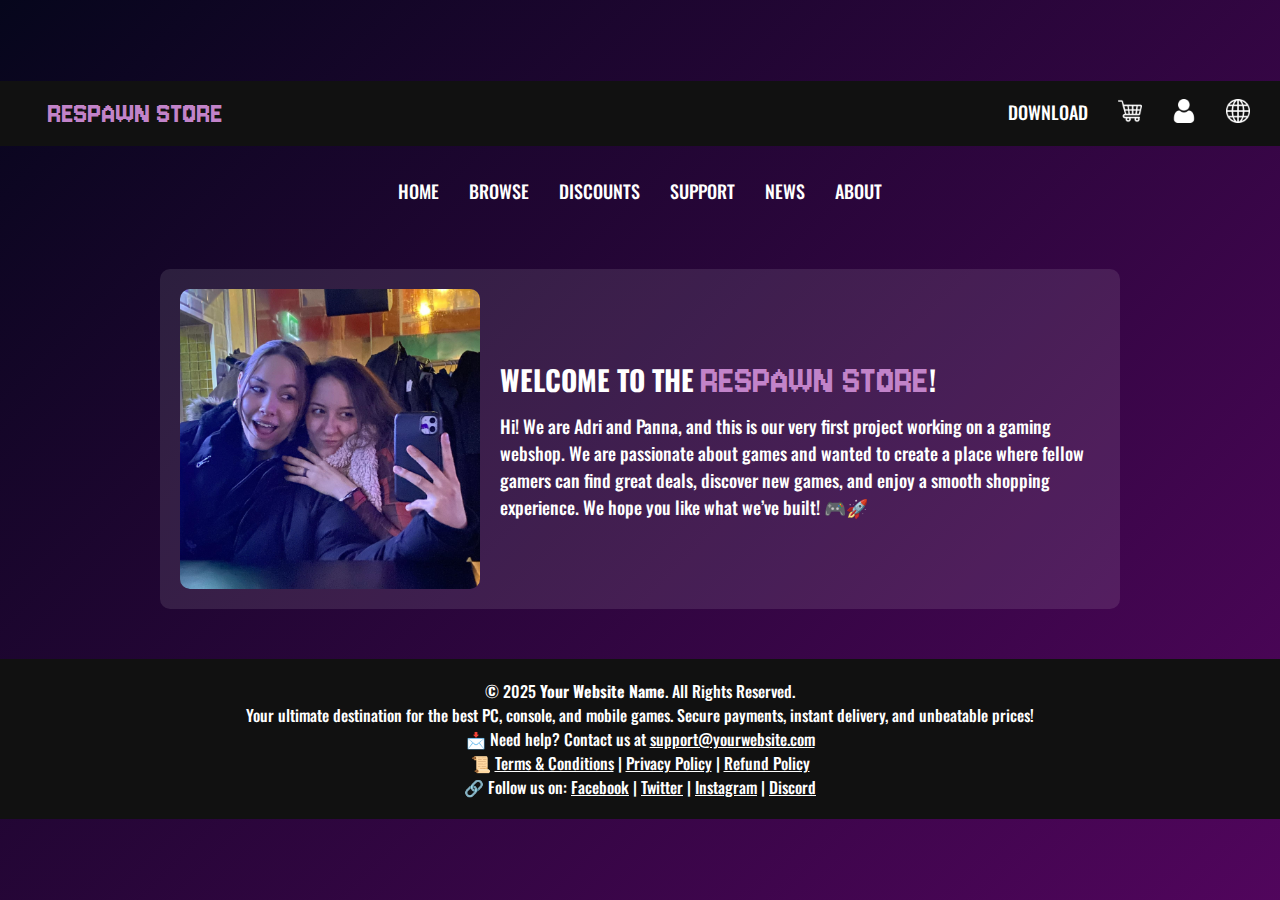
<file: about.html>
<!DOCTYPE html>
<html lang="en">
  <head>
    <meta charset="UTF-8" />
    <meta name="viewport" content="width=device-width, initial-scale=1.0" />
    <title>About Us</title>
    <link rel="stylesheet" href="css/about.css" />
    <link rel="preconnect" href="https://fonts.googleapis.com" />
    <link rel="preconnect" href="https://fonts.gstatic.com" crossorigin />
    <link
      href="https://fonts.googleapis.com/css2?family=Jersey+10&display=swap"
      rel="stylesheet"
    />
    <link rel="preconnect" href="https://fonts.googleapis.com" />
    <link rel="preconnect" href="https://fonts.gstatic.com" crossorigin />
    <link
      href="https://fonts.googleapis.com/css2?family=Oswald:wght@500&display=swap"
      rel="stylesheet"
    />
  </head>
  <body>
    <header id="menu">
      <nav class="navbar top-navbar">
        <ul>
          <li id="logo"><a href="index.html">Respawn Store</a></li>
          <div class="right-nav">
            <li><a href="#">DOWNLOAD</a></li>
            <li>
              <a href="#"
                ><img
                  src="img/shopping-cart.png"
                  alt="Shopping Cart"
                  class="nav-icon"
              /></a>
            </li>
            <li>
              <a href="#"
                ><img src="img/user.png" alt="User" class="nav-icon"
              /></a>
            </li>
            <li>
              <a href="#"
                ><img src="img/world.png" alt="World" class="nav-icon"
              /></a>
            </li>
          </div>
        </ul>
      </nav>
      <nav class="navbar bottom-navbar">
        <ul>
          <li><a href="index.html">HOME</a></li>
          <li><a href="browse.html">BROWSE</a></li>
          <li><a href="discounts.html">DISCOUNTS</a></li>
          <li><a href="support.html">SUPPORT</a></li>
          <li><a href="news.html">NEWS</a></li>
          <li><a href="about.html">ABOUT</a></li>
        </ul>
      </nav>
    </header>

    <main>
      <section class="about-container">
        <img src="img/about.jpg" alt="Panna and Adri" class="about-image" />
        <div class="about-text">
          <h1>
            WELCOME TO THE <span class="respawn-logo">Respawn Store</span>!
          </h1>
          <p>
            Hi! We are Adri and Panna, and this is our very first project
            working on a gaming webshop. We are passionate about games and
            wanted to create a place where fellow gamers can find great deals,
            discover new games, and enjoy a smooth shopping experience. We hope
            you like what we’ve built! 🎮🚀
          </p>
        </div>
      </section>
    </main>

    <footer>
      <p>© 2025 <strong>Your Website Name</strong>. All Rights Reserved.</p>
      <p>
        Your ultimate destination for the best PC, console, and mobile games.
        Secure payments, instant delivery, and unbeatable prices!
      </p>
      <p>
        📩 Need help? Contact us at
        <a href="mailto:support@yourwebsite.com">support@yourwebsite.com</a>
      </p>
      <p>
        📜
        <a href="terms.html">Terms & Conditions</a> |
        <a href="privacy.html">Privacy Policy</a> |
        <a href="refund.html">Refund Policy</a>
      </p>
      <p>
        🔗 Follow us on:
        <a href="https://facebook.com" target="_blank">Facebook</a> |
        <a href="https://twitter.com" target="_blank">Twitter</a> |
        <a href="https://instagram.com" target="_blank">Instagram</a> |
        <a href="https://discord.com" target="_blank">Discord</a>
      </p>
    </footer>
  </body>
</html>
</file>
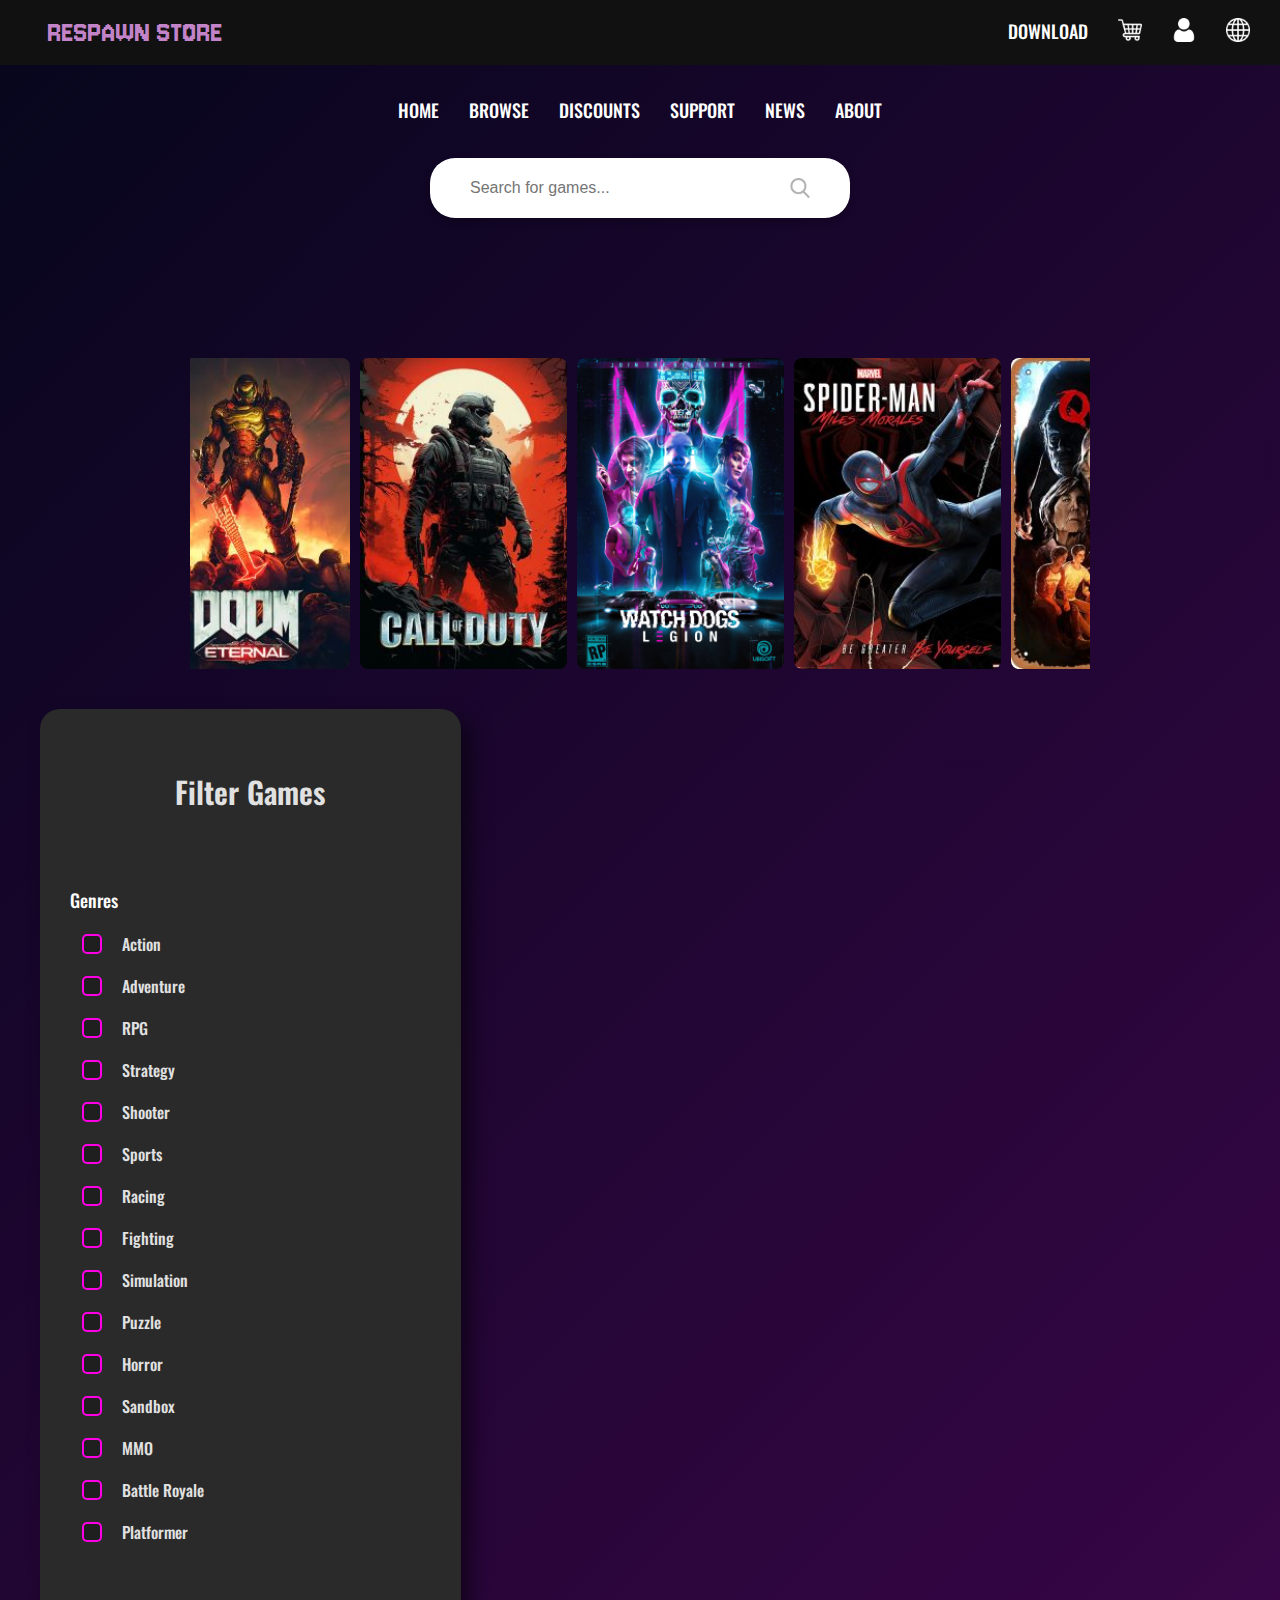
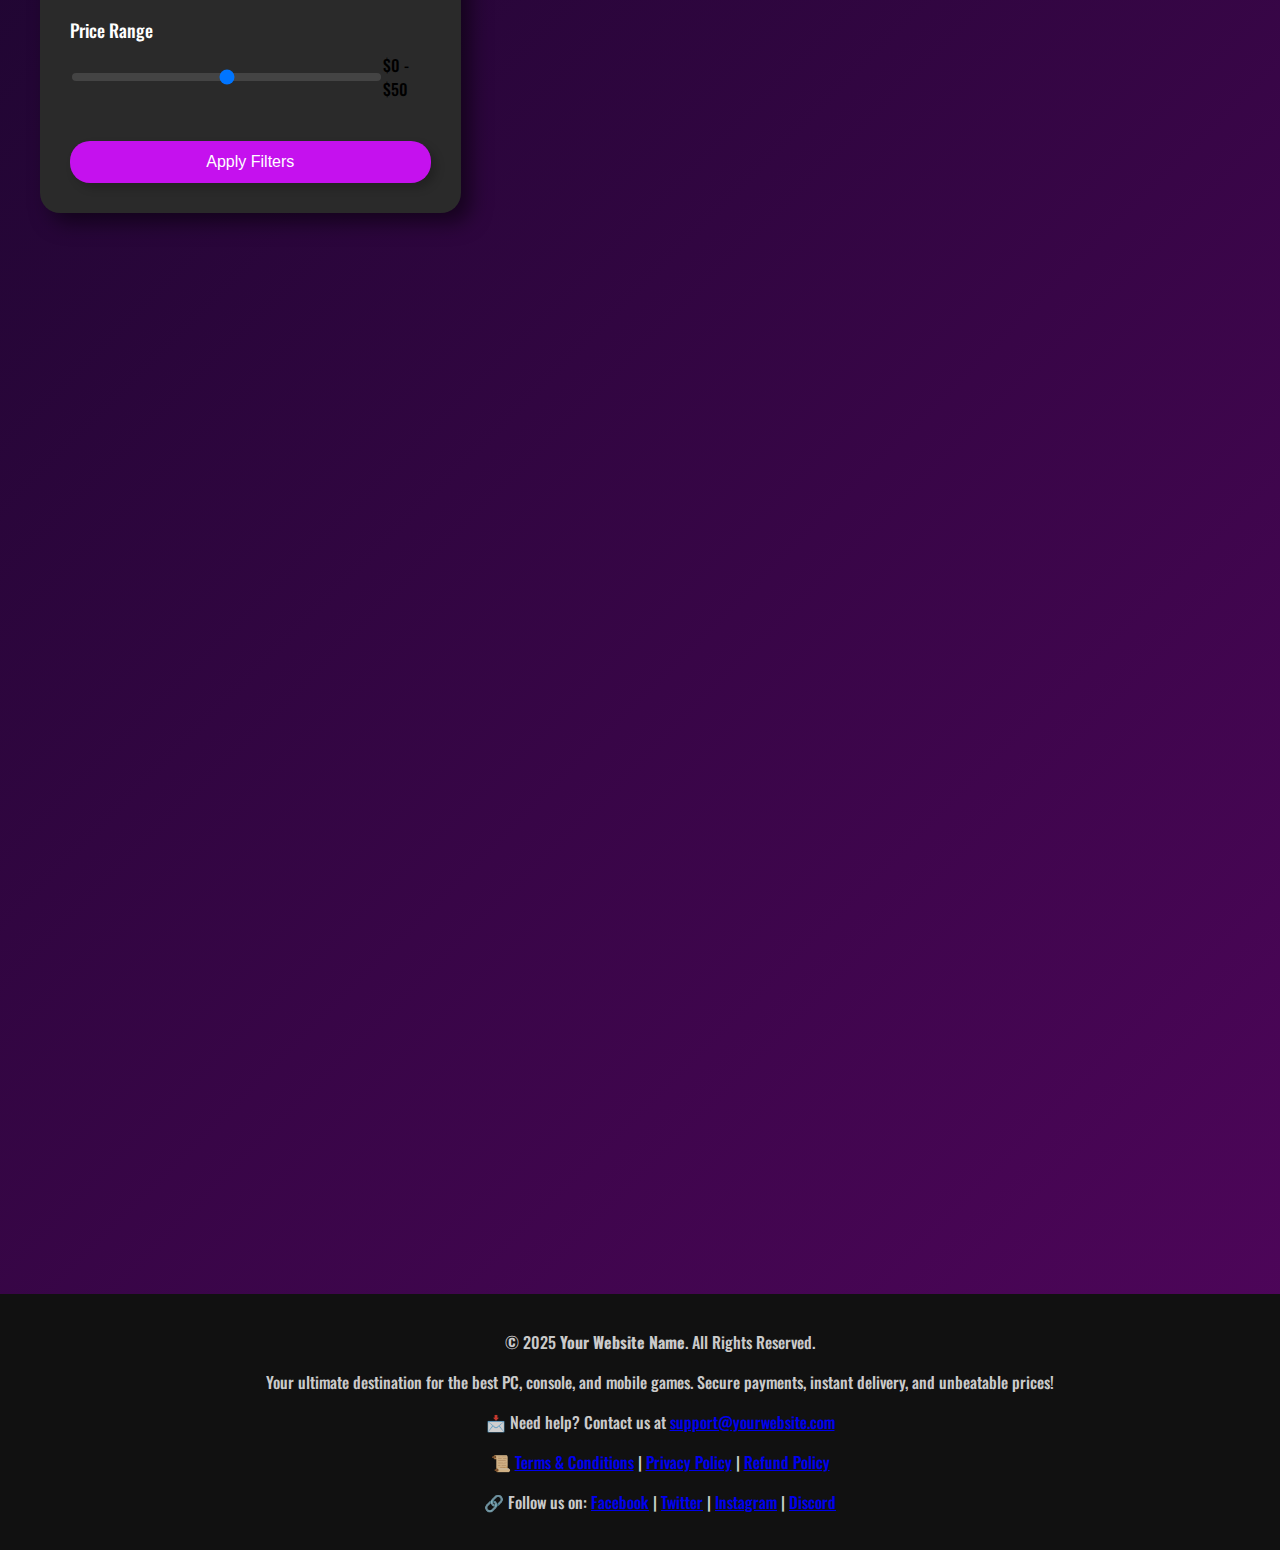
<file: browse.html>
<!DOCTYPE html>
<html lang="en">
  <head>
    <meta charset="UTF-8" />
    <meta name="viewport" content="width=device-width, initial-scale=1.0" />
    <title>Document</title>
    <link rel="stylesheet" href="css/browse.css" />
    <link rel="stylesheet" href="css/popup-cart.css" />
    <link rel="preconnect" href="https://fonts.googleapis.com" />
    <link rel="preconnect" href="https://fonts.gstatic.com" crossorigin />
    <link
      href="https://fonts.googleapis.com/css2?family=Jersey+10&display=swap"
      rel="stylesheet"
    />
    <link rel="preconnect" href="https://fonts.googleapis.com" />
    <link rel="preconnect" href="https://fonts.gstatic.com" crossorigin />
    <link
      href="https://fonts.googleapis.com/css2?family=Oswald:wght@500&display=swap"
      rel="stylesheet"
    />
  </head>
  <body>
    <header id="menu">
      <nav class="navbar top-navbar">
        <ul>
          <li id="logo"><a href="index.html">Respawn Store</a></li>
          <div class="right-nav">
            <li><a href="#">DOWNLOAD</a></li>
            <li>
              <a href="#" onclick="toggleCartPopup()">
                <img
                  src="img/shopping-cart.png"
                  alt="Shopping Cart"
                  class="nav-icon"
                />
              </a>
            </li>
            <li>
              <a href="#"
                ><img src="img/user.png" alt="User" class="nav-icon"
              /></a>
            </li>
            <li>
              <a href="#"
                ><img src="img/world.png" alt="World" class="nav-icon"
              /></a>
            </li>
          </div>
        </ul>
      </nav>
      <!-- Cart Popup -->
      <div id="cart-popup" class="cart-popup">
        <div class="cart-content">
          <h2>Shopping Cart</h2>
          <ul id="cart-items">
            <!-- Cart items will be dynamically added here by JavaScript -->
          </ul>
          <div class="price-sum">
            <p>Total: <span id="total-price">0 SEK</span></p>
          </div>
          <div class="cart-buttons">
            <button
              class="continue-shopping-button"
              onclick="continueShopping()"
            >
              Continue Shopping
            </button>
            <a href="checkout.html">
              <button class="checkout-button">Checkout</button>
            </a>
          </div>
        </div>
      </div>

      <nav class="navbar bottom-navbar">
        <ul>
          <li><a href="index.html">HOME</a></li>
          <li><a href="browse.html">BROWSE</a></li>
          <li><a href="discounts.html">DISCOUNTS</a></li>
          <li><a href="support.html">SUPPORT</a></li>
          <li><a href="news.html">NEWS</a></li>
          <li><a href="about.html">ABOUT</a></li>
        </ul>
      </nav>
    </header>
    <main>
      <div class="search-bar">
        <input type="text" placeholder="Search for games..." />
        <button type="submit">
          <img src="img/search.png" alt="Search" class="search-icon" />
        </button>
      </div>

      <div class="genres-container">
        <p id="genres-text">Genres</p>
      </div>
      <div class="carousel-container">
      
        <div class="carousel">
          <img class="carousel-image" src="img/game-doom.jpg" alt="Doom" />
          <img class="carousel-image" src="img/game-cod.jpg" alt="Cod" />
          <img
            class="carousel-image"
            src="img/game-watchdogs.png"
            alt="Watchdogs"
          />
          <img
            class="carousel-image"
            src="img/game-spiderman.jpg"
            alt="Spiderman"
          />
          <img
            class="carousel-image"
            src="img/game-quarry.jpg"
            alt="The Quarry"
          />
          <img
            class="carousel-image"
            src="img/game-hogwarts.jpg"
            alt="Hogwarts"
          />
          <img
            class="carousel-image"
            src="img/game-redemption.jpg"
            alt="Red Dead Redemption"
          />
          <img class="carousel-image" src="img/game-pubg.jpg" alt="PUBG" />
          <img
            class="carousel-image"
            src="img/game-fall-guys.jpg"
            alt="Fall Guys"
          />
          <img
            class="carousel-image"
            src="img/game-gta-vice-city.jpg"
            alt="Vice City"
          />
          <img class="carousel-image" src="img/game-forma1.jpg" alt="Forma 1" />
          <img
            class="carousel-image"
            src="img/game-detroit.jpg"
            alt="Detroit"
          />
          <img
            class="carousel-image"
            src="img/game-quarry.jpg"
            alt="The Quarry"
          />
          <img
            class="carousel-image"
            src="img/game-last-of-us.jpg"
            alt="The Last of Us"
          />
          <img
            class="carousel-image"
            src="img/game-stardew-valley.jpg"
            alt="Stardew Valley"
          />
        </div>
        
      </div>


      <div class="content-container">
      <div class="filter-container">
        <div class="filter-header">
            <h3>Filter Games</h3>
        </div>

       

        <!-- Genre Filter -->
        <div class="filter-section">
            <h4>Genres</h4>
            <div class="checkbox-group">
              <label><input type="checkbox" class="genre-filter" value="Action"> Action</label>
              <label><input type="checkbox" class="genre-filter" value="Adventure"> Adventure</label>
              <label><input type="checkbox" class="genre-filter" value="RPG"> RPG</label>
              <label><input type="checkbox" class="genre-filter" value="Strategy"> Strategy</label>
              <label><input type="checkbox" class="genre-filter" value="Shooter"> Shooter</label>
              <label><input type="checkbox" class="genre-filter" value="Sports"> Sports</label>
              <label><input type="checkbox" class="genre-filter" value="Racing"> Racing</label>
              <label><input type="checkbox" class="genre-filter" value="Fighting"> Fighting</label>
              <label><input type="checkbox" class="genre-filter" value="Simulation"> Simulation</label>
              <label><input type="checkbox" class="genre-filter" value="Puzzle"> Puzzle</label>
              <label><input type="checkbox" class="genre-filter" value="Horror"> Horror</label>
              <label><input type="checkbox" class="genre-filter" value="Sandbox"> Sandbox</label>
              <label><input type="checkbox" class="genre-filter" value="MMO"> MMO</label>
              <label><input type="checkbox" class="genre-filter" value="Battle Royale"> Battle Royale</label>
              <label><input type="checkbox" class="genre-filter" value="Platformer"> Platformer</label>
          </div>
        </div>

        <!-- Price Range Filter -->
        <div class="filter-section">
            <h4>Price Range</h4>
            <div class="price-range">
                <input type="range" id="price-range" min="0" max="100" value="50">
                <span id="price-label">$0 - $<span id="price-value">50</span></span>
            </div>
        </div>

        

        <button id="apply-filters" class="apply-btn">Apply Filters</button>
    </div>

        <div class="browse-container">
          <div class="game-item">
            <img src="img/game-cyberpunk.jpg" alt="Cyberpunk" />
            <p class="price">499 SEK</p>
            <button
              class="buy-button"
              onclick="addToCart('Cyberpunk', 499, 'img/game-cyberpunk.jpg')"
            >
              BUY NOW
            </button>
          </div>
          <div class="game-item">
            <img src="img/game-avatar.jpg" alt="Avatar" />
            <p class="price">399 SEK</p>
            <button
              class="buy-button"
              onclick="addToCart('Avatar', 399, 'img/game-avatar.jpg')"
            >
              BUY NOW
            </button>
          </div>
          <div class="game-item">
            <img src="img/game-fortnite.jpg" alt="Fortnite" />
            <p class="price">199 SEK</p>
            <button
              class="buy-button"
              onclick="addToCart('Fortnite', 199, 'img/game-fortnite.jpg')"
            >
              BUY NOW
            </button>
          </div>
          <div class="game-item">
            <img src="img/game-quarry.jpg" alt="The Quarry" />
            <p class="price">299 SEK</p>
            <button
              class="buy-button"
              onclick="addToCart('The Quarry', 299, 'img/game-quarry.jpg')"
            >
              BUY NOW
            </button>
          </div>
          <div class="game-item">
            <img src="img/game-hogwarts.jpg" alt="Hogwarts" />
            <p class="price">799 SEK</p>
            <button
              class="buy-button"
              onclick="addToCart('Hogwarts', 799, 'img/game-hogwarts.jpg')"
            >
              BUY NOW
            </button>
          </div>
          <div class="game-item">
            <img src="img/game-zelda.jpg" alt="Zelda" />
            <p class="price">299 SEK</p>
            <button
              class="buy-button"
              onclick="addToCart('Zelda', 299, 'img/game-zelda.jpg')"
            >
              BUY NOW
            </button>
          </div>
          <div class="game-item">
            <img src="img/game-redemption.jpg" alt="Red Dead Redemption" />
            <p class="price">499 SEK</p>
            <button
              class="buy-button"
              onclick="addToCart('Red Dead Redemption', 499, 'img/game-redemption.jpg')"
            >
              BUY NOW
            </button>
          </div>
          <div class="game-item">
            <img src="img/game-pubg.jpg" alt="PUBG" />
            <p class="price">99 SEK</p>
            <button
              class="buy-button"
              onclick="addToCart('PUBG', 99, 'img/game-pubg.jpg')"
            >
              BUY NOW
            </button>
          </div>
          <div class="game-item">
            <img src="img/game-fall-guys.jpg" alt="Fall Guys" />
            <p class="price">99 SEK</p>
            <button
              class="buy-button"
              onclick="addToCart('Fall Guys', 99, 'img/game-fall-guys.jpg')"
            >
              BUY NOW
            </button>
          </div>
          <div class="game-item">
            <img src="img/game-gta-vice-city.jpg" alt="Vice City" />
            <p class="price">99 SEK</p>
            <button
              class="buy-button"
              onclick="addToCart('Vice City', 99, 'img/game-gta-vice-city.jpg')"
            >
              BUY NOW
            </button>
          </div>
          <div class="game-item" href="detailed-page.html">
            <img src="img/game-forma1.jpg" alt="Formula 1" />
            <p class="price">499 SEK</p>
            <button
              class="buy-button"
              onclick="addToCart('Formula 1', 499, 'img/game-forma1.jpg')"
            >
              BUY NOW
            </button>
          </div>
          <div class="game-item">
            <img src="img/game-detroit.jpg" alt="Detroit" />
            <p class="price">799 SEK</p>
            <button
              class="buy-button"
              onclick="addToCart('Detroit', 799, 'img/game-detroit.jpg')"
            >
              BUY NOW
            </button>
          </div>
          <div class="game-item">
            <img src="img/game-quarry.jpg" alt="The Quarry" />
            <p class="price">299 SEK</p>
            <button
              class="buy-button"
              onclick="addToCart('The Quarry', 299, 'img/game-quarry.jpg')"
            >
              BUY NOW
            </button>
          </div>
          <div class="game-item">
            <img src="img/game-last-of-us.jpg" alt="The Last of Us" />
            <p class="price">799 SEK</p>
            <button
              class="buy-button"
              onclick="addToCart('The Last of Us', 799, 'img/game-last-of-us.jpg')"
            >
              BUY NOW
            </button>
          </div>
          <div class="game-item">
            <img src="img/game-stardew-valley.jpg" alt="Stardew Valley" />
            <p class="price">199 SEK</p>
            <button
              class="buy-button"
              onclick="addToCart('Stardew Valley', 199, 'img/game-stardew-valley.jpg')"
            >
              BUY NOW
            </button>
          </div>
        </div>
      </div>
      </div>
    </main>

    <footer>
      <p>© 2025 <strong>Your Website Name</strong>. All Rights Reserved.</p>
      <p>
        Your ultimate destination for the best PC, console, and mobile games.
        Secure payments, instant delivery, and unbeatable prices!
      </p>

      <p>
        📩 Need help? Contact us at
        <a href="mailto:support@yourwebsite.com">support@yourwebsite.com</a>
      </p>

      <p>
        📜
        <a href="terms.html">Terms & Conditions</a> |
        <a href="privacy.html">Privacy Policy</a> |
        <a href="refund.html">Refund Policy</a>
      </p>

      <p>
        🔗 Follow us on:
        <a href="https://facebook.com" target="_blank">Facebook</a> |
        <a href="https://twitter.com" target="_blank">Twitter</a> |
        <a href="https://instagram.com" target="_blank">Instagram</a> |
        <a href="https://discord.com" target="_blank">Discord</a>
      </p>
    </footer>

    
    <script src="js/browse_carousel.js"></script>
    <script src="js/parallax_browse.js"></script>
    <script src="js/filter.js"></script>
    <script src="js/cart.js"></script>
  </body>
</html>
</file>
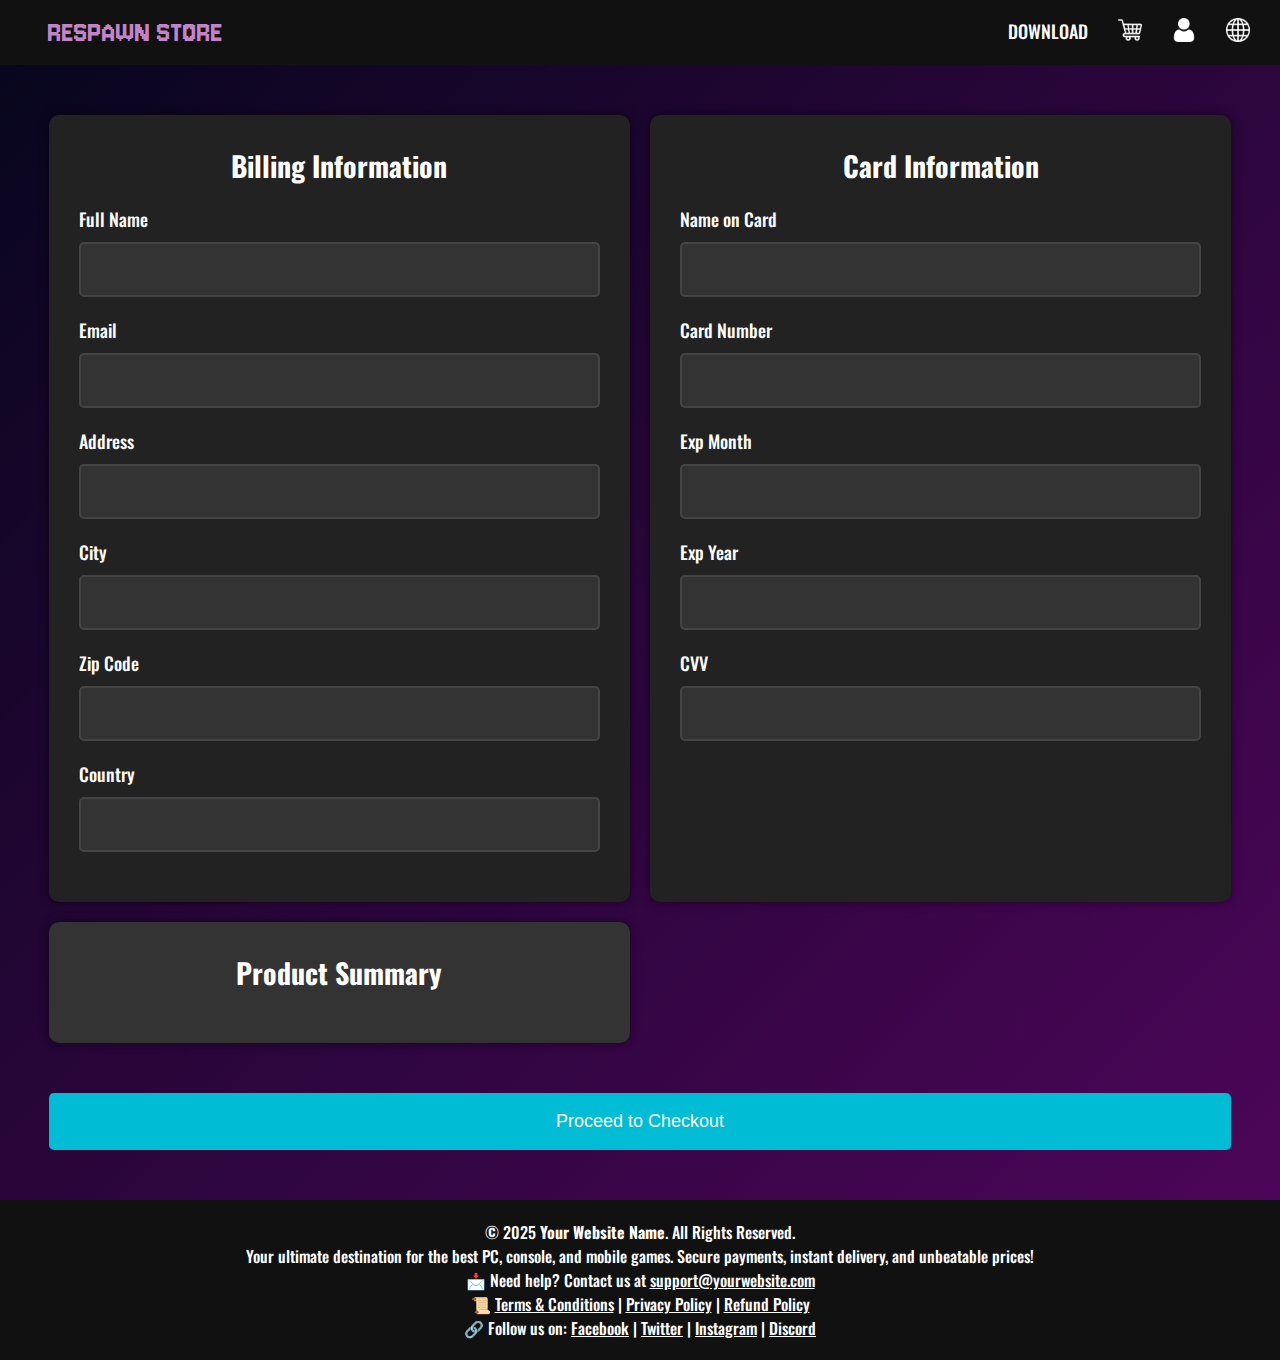
<file: checkout.html>
<!DOCTYPE html>
<html lang="en">
  <head>
    <meta charset="UTF-8" />
    <meta name="viewport" content="width=device-width, initial-scale=1.0" />
    <title>Checkout</title>
    <link rel="stylesheet" href="css/checkout.css" />
    <link rel="preconnect" href="https://fonts.googleapis.com" />
    <link rel="preconnect" href="https://fonts.gstatic.com" crossorigin />
    <link
      href="https://fonts.googleapis.com/css2?family=Jersey+10&display=swap"
      rel="stylesheet"
    />
    <link rel="preconnect" href="https://fonts.googleapis.com" />
    <link rel="preconnect" href="https://fonts.gstatic.com" crossorigin />
    <link
      href="https://fonts.googleapis.com/css2?family=Oswald:wght@500&display=swap"
      rel="stylesheet"
    />
  </head>
  <body>
    <header id="menu">
      <nav class="navbar top-navbar">
        <ul>
          <li id="logo"><a href="index.html">Respawn Store</a></li>
          <div class="right-nav">
            <li><a href="#">DOWNLOAD</a></li>
            <li>
              <a href="#"
                ><img
                  src="img/shopping-cart.png"
                  alt="Shopping Cart"
                  class="nav-icon"
              /></a>
            </li>
            <li>
              <a href="#"
                ><img src="img/user.png" alt="User" class="nav-icon"
              /></a>
            </li>
            <li>
              <a href="#"
                ><img src="img/world.png" alt="World" class="nav-icon"
              /></a>
            </li>
          </div>
        </ul>
      </nav>
    </header>

    <main>
      <section class="checkout-container">
        <!-- Billing Information Section -->
        <section class="billing-info">
          <h2>Billing Information</h2>
          <form action="submit_checkout.html" method="POST">
            <div class="form-group">
              <label for="name">Full Name</label>
              <input type="text" id="name" name="name" required />
            </div>
            <div class="form-group">
              <label for="email">Email</label>
              <input type="email" id="email" name="email" required />
            </div>
            <div class="form-group">
              <label for="address">Address</label>
              <input type="text" id="address" name="address" required />
            </div>
            <div class="form-group">
              <label for="city">City</label>
              <input type="text" id="city" name="city" required />
            </div>
            <div class="form-group">
              <label for="zip">Zip Code</label>
              <input type="text" id="zip" name="zip" required />
            </div>
            <div class="form-group">
              <label for="country">Country</label>
              <input type="text" id="country" name="country" required />
            </div>
          </form>
        </section>

        <!-- Card Info Section -->
        <section class="card-info">
          <h2>Card Information</h2>
          <form action="submit_checkout.html" method="POST">
            <div class="form-group">
              <label for="card-name">Name on Card</label>
              <input type="text" id="card-name" name="card-name" required />
            </div>
            <div class="form-group">
              <label for="card-number">Card Number</label>
              <input type="text" id="card-number" name="card-number" required />
            </div>
            <div class="form-group">
              <label for="exp-month">Exp Month</label>
              <input type="text" id="exp-month" name="exp-month" required />
            </div>
            <div class="form-group">
              <label for="exp-year">Exp Year</label>
              <input type="text" id="exp-year" name="exp-year" required />
            </div>
            <div class="form-group">
              <label for="cvv">CVV</label>
              <input type="text" id="cvv" name="cvv" required />
            </div>
          </form>
        </section>

        <!-- Product Summary Section -->

        <section class="product-summary">
          <h2>Product Summary</h2>
          <div class="product-items" id="cart-items">
            <!-- Product items will be dynamically injected here -->
          </div>
          <div class="total">
            <span>Total</span>
            <span id="total-price">0 SEK</span>
            <!-- This will show the calculated total price -->
          </div>
          <div class="checkout-button-container">
            <button class="checkout-button">Proceed to Checkout</button>
          </div>
        </section>

        <!-- Checkout Button -->
        <section class="checkout-button-container">
          <button type="submit" class="checkout-button">
            Proceed to Checkout
          </button>
        </section>
      </section>
    </main>

    <footer>
      <p>© 2025 <strong>Your Website Name</strong>. All Rights Reserved.</p>
      <p>
        Your ultimate destination for the best PC, console, and mobile games.
        Secure payments, instant delivery, and unbeatable prices!
      </p>

      <p>
        📩 Need help? Contact us at
        <a href="mailto:support@yourwebsite.com">support@yourwebsite.com</a>
      </p>

      <p>
        📜
        <a href="terms.html">Terms & Conditions</a> |
        <a href="privacy.html">Privacy Policy</a> |
        <a href="refund.html">Refund Policy</a>
      </p>

      <p>
        🔗 Follow us on:
        <a href="https://facebook.com" target="_blank">Facebook</a> |
        <a href="https://twitter.com" target="_blank">Twitter</a> |
        <a href="https://instagram.com" target="_blank">Instagram</a> |
        <a href="https://discord.com" target="_blank">Discord</a>
      </p>
    </footer>

    <script src="js/cart.js" defer></script>
    <script src="js/checkout.js" defer></script>
  </body>
</html>
</file>
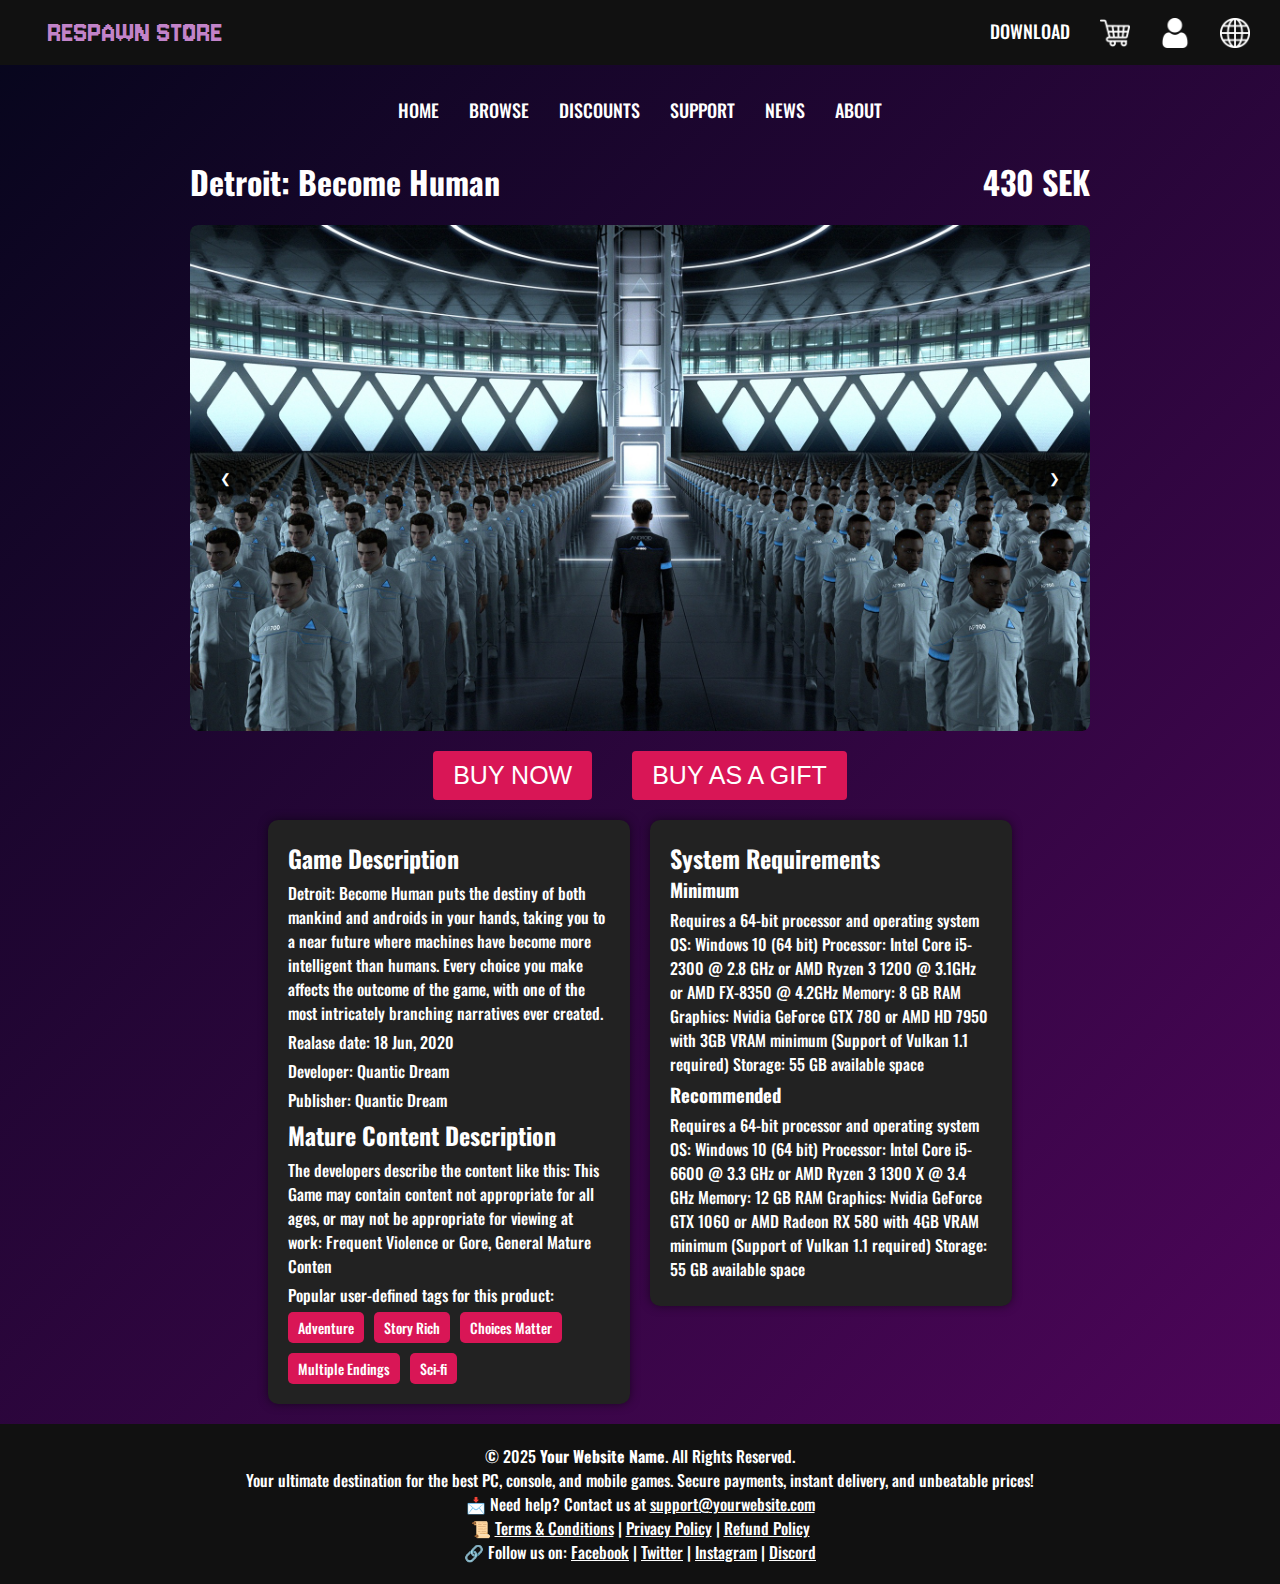
<file: detailed-page.html>
<!DOCTYPE html>
<html lang="en">
  <head>
    <meta charset="UTF-8" />
    <meta name="viewport" content="width=device-width, initial-scale=1.0" />
    <title>Detroit: Become Human</title>
    <link rel="stylesheet" href="css/detailed-page.css" />
    <link rel="preconnect" href="https://fonts.googleapis.com" />
    <link rel="preconnect" href="https://fonts.gstatic.com" crossorigin />
    <link
      href="https://fonts.googleapis.com/css2?family=Jersey+10&display=swap"
      rel="stylesheet"
    />
    <link rel="preconnect" href="https://fonts.googleapis.com" />
    <link rel="preconnect" href="https://fonts.gstatic.com" crossorigin />
    <link
      href="https://fonts.googleapis.com/css2?family=Oswald:wght@500&display=swap"
      rel="stylesheet"
    />
  </head>
  <body>
    <header id="menu">
      <nav class="navbar top-navbar">
        <ul>
          <li id="logo"><a href="index.html">Respawn Store</a></li>
          <div class="right-nav">
            <li><a href="#">DOWNLOAD</a></li>
            <li>
              <a href="#" onclick="openCartPopup()">
                <img
                  src="img/shopping-cart.png"
                  alt="Shopping Cart"
                  class="nav-icon"
                />
              </a>
            </li>
            <li>
              <a href="#"
                ><img src="img/user.png" alt="User" class="nav-icon"
              /></a>
            </li>
            <li>
              <a href="#"
                ><img src="img/world.png" alt="World" class="nav-icon"
              /></a>
            </li>
          </div>
        </ul>
      </nav>

      <nav class="navbar bottom-navbar">
        <ul>
          <li><a href="index.html">HOME</a></li>
          <li><a href="browse.html">BROWSE</a></li>
          <li><a href="discounts.html">DISCOUNTS</a></li>
          <li><a href="support.html">SUPPORT</a></li>
          <li><a href="news.html">NEWS</a></li>
          <li><a href="about.html">ABOUT</a></li>
        </ul>
      </nav>
    </header>

    <main>
      <div class="product-details">
        <div class="title-price-container">
          <h1 class="game-title">Detroit: Become Human</h1>
          <h1 id="price">430 SEK</h1>
        </div>

        <!-- Carousel -->
        <div class="carousel">
          <button class="prev" onclick="moveSlide(-1)">&#10094;</button>

          <div class="carousel-inner">
            <!-- Image Slides -->
            <div class="carousel-item">
              <img src="img/detroit-detailed-1.jpg" alt="Game Screenshot 1" />
            </div>

            <div class="carousel-item">
              <img src="img/detroit-detailed-2.jpg" alt="Game Screenshot 2" />
            </div>

            <div class="carousel-item">
              <img src="img/detroit-detailed-3.jpg" alt="Game Screenshot 3" />
            </div>

            <div class="carousel-item">
              <img src="img/detroit-detailed-4.jpg" alt="Game Screenshot 4" />
            </div>

            <div class="carousel-item">
              <img src="img/detroit-detailed-5.jpg" alt="Game Screenshot 5" />
            </div>

            <div class="carousel-item">
              <img src="img/detroit-detailed-6.jpg" alt="Game Screenshot 6" />
            </div>

            <div class="carousel-item">
              <img src="img/detroit-detailed-7.jpg" alt="Game Screenshot 7" />
            </div>

            <div class="carousel-item">
              <img src="img/detroit-detailed-8.jpg" alt="Game Screenshot 8" />
            </div>

            <!-- Video Slide -->
            <div class="carousel-item">
              <iframe
                width="1480"
                height="677"
                src="https://www.youtube.com/embed/8a-EObAhYrg"
                title="Detroit: Become Human Launch Trailer | PS4"
                frameborder="0"
                allow="accelerometer; autoplay; clipboard-write; encrypted-media; gyroscope; picture-in-picture; web-share"
                referrerpolicy="strict-origin-when-cross-origin"
                allowfullscreen
              ></iframe>
            </div>
          </div>

          <button class="next" onclick="moveSlide(1)">&#10095;</button>
        </div>
      </div>

      <div class="buttons-container">
        <button class="buy-button" onclick="addToCart()">BUY NOW</button>
        <button class="gift-button">BUY AS A GIFT</button>
      </div>

      <div class="details-container">
        <div class="details-box">
          <h2>Game Description</h2>
          <p>
            Detroit: Become Human puts the destiny of both mankind and androids
            in your hands, taking you to a near future where machines have
            become more intelligent than humans. Every choice you make affects
            the outcome of the game, with one of the most intricately branching
            narratives ever created.
          </p>
          <p>Realase date: 18 Jun, 2020</p>
          <p>Developer: Quantic Dream</p>
          <p>Publisher: Quantic Dream</p>
          <h2>Mature Content Description</h2>
          <p>
            The developers describe the content like this: This Game may contain
            content not appropriate for all ages, or may not be appropriate for
            viewing at work: Frequent Violence or Gore, General Mature Conten
          </p>
          <p>Popular user-defined tags for this product:</p>
          <div id="tags">
            <span class="tag">Adventure</span>
            <span class="tag">Story Rich</span>
            <span class="tag">Choices Matter</span>
            <span class="tag">Multiple Endings</span>
            <span class="tag">Sci-fi</span>
          </div>
        </div>

        <div class="details-box_2">
          <h2>System Requirements</h2>
          <h3>Minimum</h3>
          <p>
            Requires a 64-bit processor and operating system OS: Windows 10 (64
            bit) Processor: Intel Core i5-2300 @ 2.8 GHz or AMD Ryzen 3 1200 @
            3.1GHz or AMD FX-8350 @ 4.2GHz Memory: 8 GB RAM Graphics: Nvidia
            GeForce GTX 780 or AMD HD 7950 with 3GB VRAM minimum (Support of
            Vulkan 1.1 required) Storage: 55 GB available space
          </p>
          <h3>Recommended</h3>
          <p>
            Requires a 64-bit processor and operating system OS: Windows 10 (64
            bit) Processor: Intel Core i5-6600 @ 3.3 GHz or AMD Ryzen 3 1300 X @
            3.4 GHz Memory: 12 GB RAM Graphics: Nvidia GeForce GTX 1060 or AMD
            Radeon RX 580 with 4GB VRAM minimum (Support of Vulkan 1.1 required)
            Storage: 55 GB available space
          </p>
        </div>
      </div>
    </main>

    <!-- Cart Popup -->
    <div id="cart-popup" class="cart-popup">
      <div class="cart-content">
        <span class="close" onclick="closeCartPopup()">&times;</span>
        <h2>Shopping Cart</h2>
        <ul id="cart-items">
          <!-- Cart items will be dynamically added here by JavaScript -->
        </ul>
        <div class="cart-buttons">
          <button class="checkout-button">Checkout</button>
          <button class="continue-shopping-button" onclick="continueShopping()">
            Continue Shopping
          </button>
        </div>
      </div>
    </div>

    <footer>
      <p>© 2025 <strong>Your Website Name</strong>. All Rights Reserved.</p>
      <p>
        Your ultimate destination for the best PC, console, and mobile games.
        Secure payments, instant delivery, and unbeatable prices!
      </p>
      <p>
        📩 Need help? Contact us at
        <a href="mailto:support@yourwebsite.com">support@yourwebsite.com</a>
      </p>
      <p>
        📜 <a href="terms.html">Terms & Conditions</a> |
        <a href="privacy.html">Privacy Policy</a> |
        <a href="refund.html">Refund Policy</a>
      </p>
      <p>
        🔗 Follow us on:
        <a href="https://facebook.com" target="_blank">Facebook</a> |
        <a href="https://twitter.com" target="_blank">Twitter</a> |
        <a href="https://instagram.com" target="_blank">Instagram</a> |
        <a href="https://discord.com" target="_blank">Discord</a>
      </p>
    </footer>

    <script src="js/cart.js"></script>
    <script src="js/detailed-page.js"></script>
  </body>
</html>
</file>
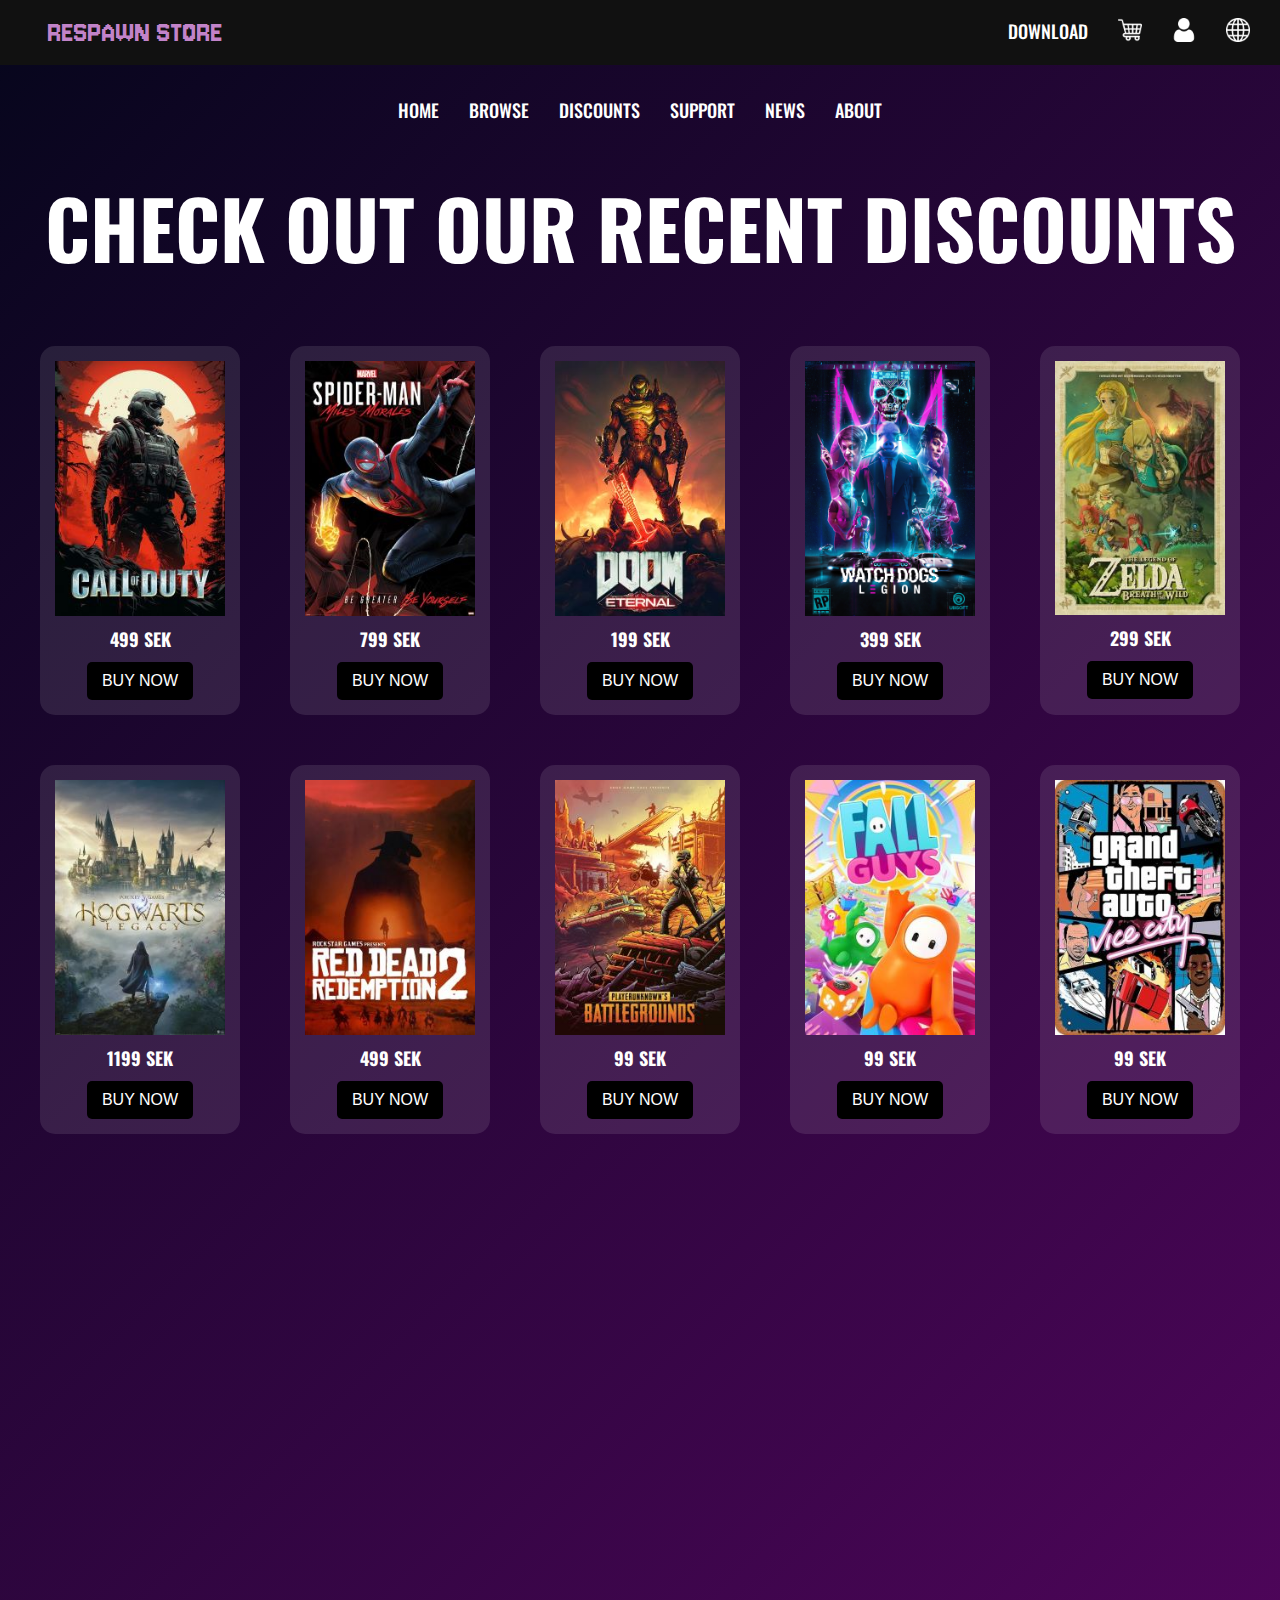
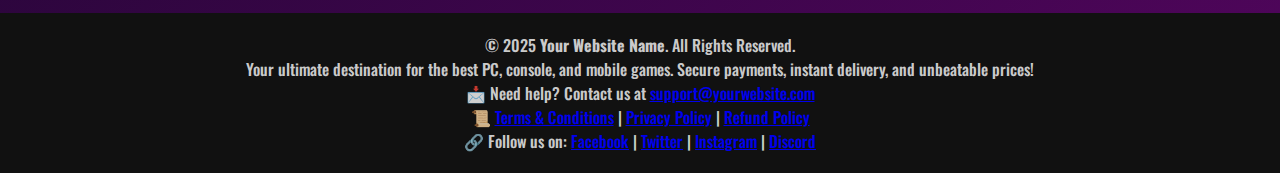
<file: discounts.html>
<!DOCTYPE html>
<html lang="en">
  <head>
    <meta charset="UTF-8" />
    <meta name="viewport" content="width=device-width, initial-scale=1.0" />
    <title>Document</title>
    <link rel="stylesheet" href="css/discounts.css" />
    <link rel="preconnect" href="https://fonts.googleapis.com" />
    <link rel="preconnect" href="https://fonts.gstatic.com" crossorigin />
    <link
      href="https://fonts.googleapis.com/css2?family=Jersey+10&display=swap"
      rel="stylesheet"
    />
    <link rel="stylesheet" href="css/popup-cart.css" />
    <link rel="preconnect" href="https://fonts.googleapis.com" />
    <link rel="preconnect" href="https://fonts.gstatic.com" crossorigin />
    <link
      href="https://fonts.googleapis.com/css2?family=Oswald:wght@500&display=swap"
      rel="stylesheet"
    />
  </head>
  <body>
    <header id="menu">
      <nav class="navbar top-navbar">
        <ul>
          <li id="logo"><a href="index.html">Respawn Store</a></li>
          <div class="right-nav">
            <li><a href="#">DOWNLOAD</a></li>
            <li>
              <a href="#" onclick="toggleCartPopup()">
                <img
                  src="img/shopping-cart.png"
                  alt="Shopping Cart"
                  class="nav-icon"
                />
              </a>
            </li>
            <li>
              <a href="#"
                ><img src="img/user.png" alt="User" class="nav-icon"
              /></a>
            </li>
            <li>
              <a href="#"
                ><img src="img/world.png" alt="World" class="nav-icon"
              /></a>
            </li>
          </div>
        </ul>
      </nav>
      <!-- Cart Popup -->
      <div id="cart-popup" class="cart-popup">
        <div class="cart-content">
          <h2>Shopping Cart</h2>
          <ul id="cart-items">
            <!-- Cart items will be dynamically added here by JavaScript -->
          </ul>
          <div class="price-sum">
            <p>Total: <span id="total-price">0 SEK</span></p>
          </div>
          <div class="cart-buttons">
            <button
              class="continue-shopping-button"
              onclick="continueShopping()"
            >
              Continue Shopping
            </button>
            <a href="checkout.html">
              <button class="checkout-button">Checkout</button>
            </a>
          </div>
        </div>
      </div>

      <nav class="navbar bottom-navbar">
        <ul>
          <li><a href="index.html">HOME</a></li>
          <li><a href="browse.html">BROWSE</a></li>
          <li><a href="discounts.html">DISCOUNTS</a></li>
          <li><a href="support.html">SUPPORT</a></li>
          <li><a href="news.html">NEWS</a></li>
          <li><a href="about.html">ABOUT</a></li>
        </ul>
      </nav>
    </header>
    <main>
      <h1>CHECK OUT OUR RECENT DISCOUNTS</h1>

      <div class="discounts-container">
        <div class="game-item">
          <img src="img/game-cod.jpg" alt="Cod" />
          <p class="price">499 SEK</p>
          <button
            class="buy-button"
            onclick="addToCart('Cod', 499, 'img/game-cod.jpg')"
          >
            BUY NOW
          </button>
        </div>

        <div class="game-item">
          <img src="img/game-spiderman.jpg" alt="Spiderman" />
          <p class="price">799 SEK</p>
          <button
            class="buy-button"
            onclick="addToCart('Spiderman', 799, 'img/game-spiderman.jpg')"
          >
            BUY NOW
          </button>
        </div>

        <div class="game-item">
          <img src="img/game-doom.jpg" alt="Doom" />
          <p class="price">199 SEK</p>
          <button
            class="buy-button"
            onclick="addToCart('Doom', 199, 'img/game-doom.jpg')"
          >
            BUY NOW
          </button>
        </div>

        <div class="game-item">
          <img src="img/game-watchdogs.png" alt="Watchdogs" />
          <p class="price">399 SEK</p>
          <button
            class="buy-button"
            onclick="addToCart('Watchdogs', 399, 'img/game-watchdogs.png')"
          >
            BUY NOW
          </button>
        </div>

        <div class="game-item">
          <img src="img/game-zelda.jpg" alt="Zelda" />
          <p class="price">299 SEK</p>
          <button
            class="buy-button"
            onclick="addToCart('Zelda', 299, 'img/game-zelda.jpg')"
          >
            BUY NOW
          </button>
        </div>

        <div class="game-item">
          <img src="img/game-hogwarts.jpg" alt="Hogwarts" />
          <p class="price">1199 SEK</p>
          <button
            class="buy-button"
            onclick="addToCart('Hogwarts', 1199, 'img/game-hogwarts.jpg')"
          >
            BUY NOW
          </button>
        </div>

        <div class="game-item">
          <img src="img/game-redemption.jpg" alt="Red Dead Redemption" />
          <p class="price">499 SEK</p>
          <button
            class="buy-button"
            onclick="addToCart('Red Dead Redemption', 499, 'img/game-redemption.jpg')"
          >
            BUY NOW
          </button>
        </div>

        <div class="game-item">
          <img src="img/game-pubg.jpg" alt="PUBG" />
          <p class="price">99 SEK</p>
          <button
            class="buy-button"
            onclick="addToCart('PUBG', 99, 'img/game-pubg.jpg')"
          >
            BUY NOW
          </button>
        </div>

        <div class="game-item">
          <img src="img/game-fall-guys.jpg" alt="Fall Guys" />
          <p class="price">99 SEK</p>
          <button
            class="buy-button"
            onclick="addToCart('Fall Guys', 99, 'img/game-fall-guys.jpg')"
          >
            BUY NOW
          </button>
        </div>

        <div class="game-item">
          <img src="img/game-gta-vice-city.jpg" alt="Vice City" />
          <p class="price">99 SEK</p>
          <button
            class="buy-button"
            onclick="addToCart('Vice City', 99, 'img/game-gta-vice-city.jpg')"
          >
            BUY NOW
          </button>
        </div>

        <div class="game-item">
          <img src="img/game-forma1.jpg" alt="Forma 1" />
          <p class="price">499 SEK</p>
          <button
            class="buy-button"
            onclick="addToCart('Forma 1', 499, 'img/game-forma1.jpg')"
          >
            BUY NOW
          </button>
        </div>

        <div class="game-item">
          <img src="img/game-detroit.jpg" alt="Detroit" />
          <p class="price">799 SEK</p>
          <button
            class="buy-button"
            onclick="addToCart('Detroit', 799, 'img/game-detroit.jpg')"
          >
            BUY NOW
          </button>
        </div>

        <div class="game-item">
          <img src="img/game-quarry.jpg" alt="The Quarry" />
          <p class="price">499 SEK</p>
          <button
            class="buy-button"
            onclick="addToCart('The Quarry', 499, 'img/game-quarry.jpg')"
          >
            BUY NOW
          </button>
        </div>

        <div class="game-item">
          <img src="img/game-last-of-us.jpg" alt="The Last of Us" />
          <p class="price">799 SEK</p>
          <button
            class="buy-button"
            onclick="addToCart('The Last of Us', 799, 'img/game-last-of-us.jpg')"
          >
            BUY NOW
          </button>
        </div>

        <div class="game-item">
          <img src="img/game-stardew-valley.jpg" alt="Stardew Valley" />
          <p class="price">399 SEK</p>
          <button
            class="buy-button"
            onclick="addToCart('Stardew Valley', 399, 'img/game-stardew-valley.jpg')"
          >
            BUY NOW
          </button>
        </div>
      </div>
    </main>
    <footer>
      <p>© 2025 <strong>Your Website Name</strong>. All Rights Reserved.</p>
      <p>
        Your ultimate destination for the best PC, console, and mobile games.
        Secure payments, instant delivery, and unbeatable prices!
      </p>

      <p>
        📩 Need help? Contact us at
        <a href="mailto:support@yourwebsite.com">support@yourwebsite.com</a>
      </p>

      <p>
        📜
        <a href="terms.html">Terms & Conditions</a> |
        <a href="privacy.html">Privacy Policy</a> |
        <a href="refund.html">Refund Policy</a>
      </p>

      <p>
        🔗 Follow us on:
        <a href="https://facebook.com" target="_blank">Facebook</a> |
        <a href="https://twitter.com" target="_blank">Twitter</a> |
        <a href="https://instagram.com" target="_blank">Instagram</a> |
        <a href="https://discord.com" target="_blank">Discord</a>
      </p>
    </footer>

    <script src="js/browse.js"></script>
    <script src="js/cart.js"></script>
    <script src="js/parallax_discount.js"></script>
  </body>
</html>
</file>
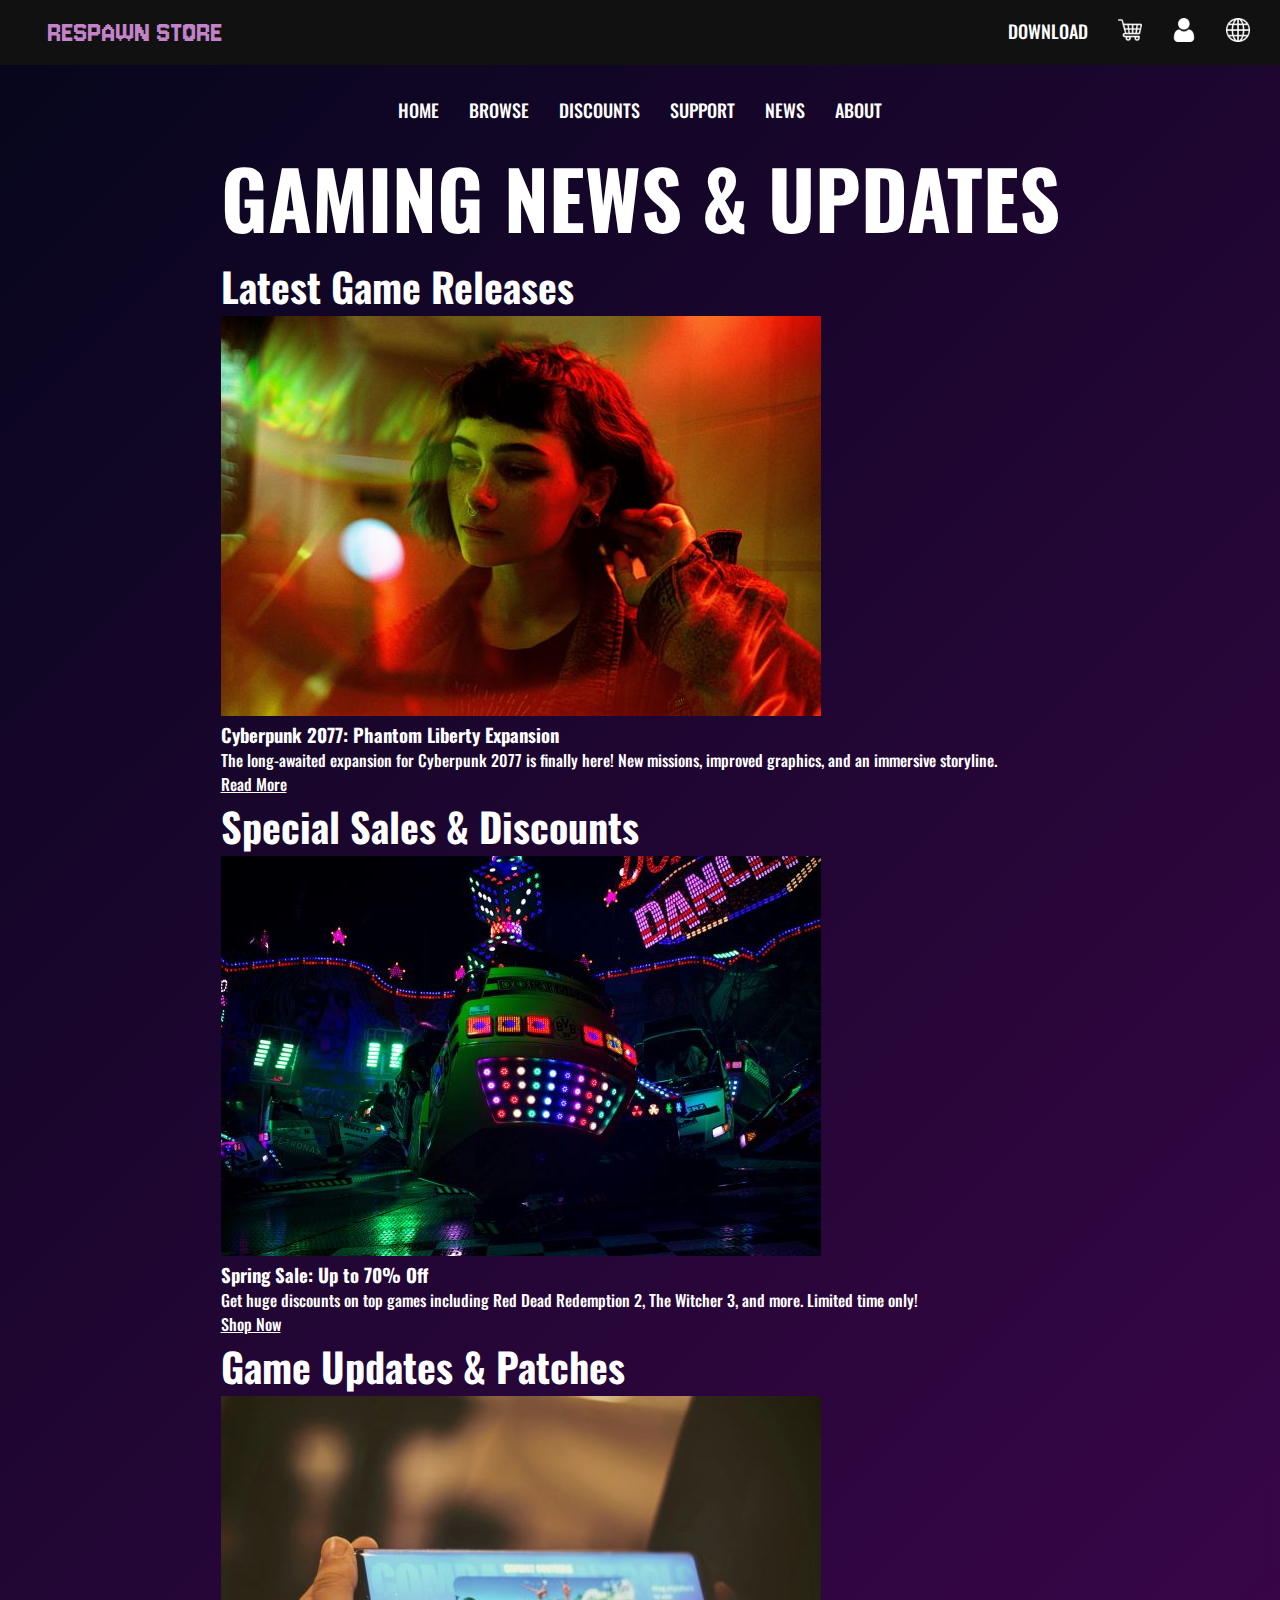
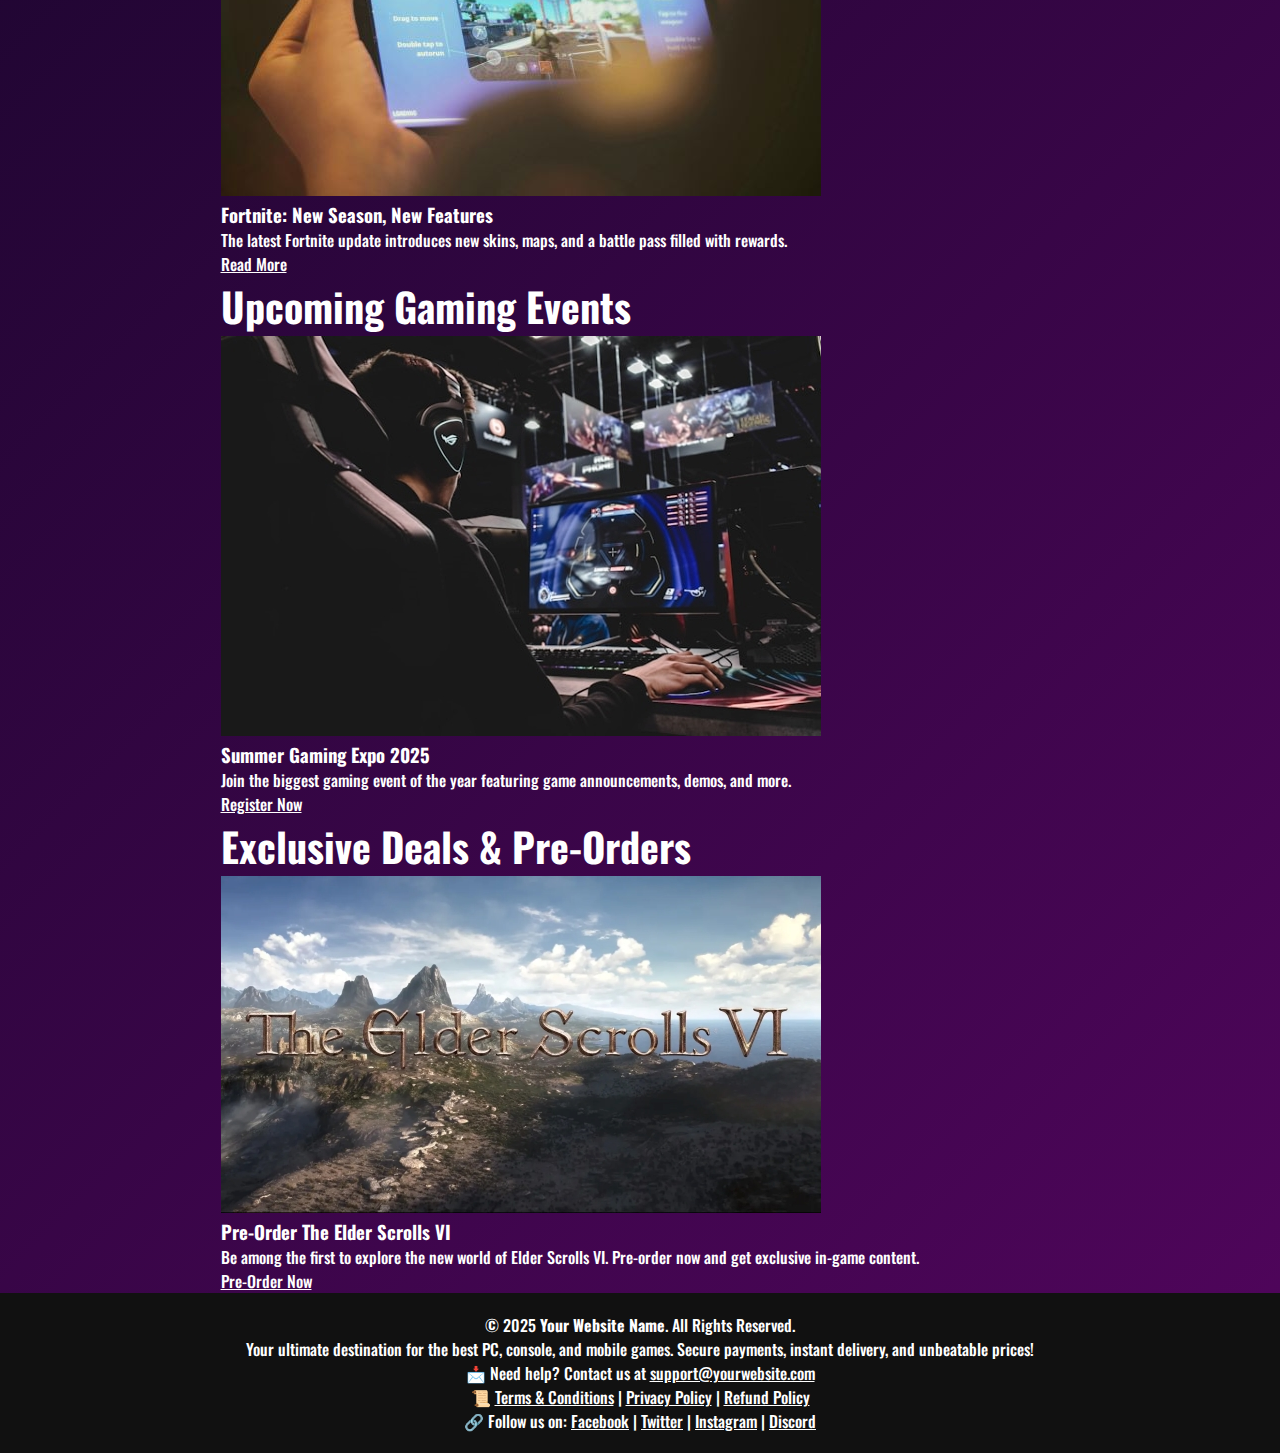
<file: news.html>
<!DOCTYPE html>
<html lang="en">
  <head>
    <meta charset="UTF-8" />
    <meta name="viewport" content="width=device-width, initial-scale=1.0" />
    <title>Gaming News</title>
    <link rel="stylesheet" href="css/news.css" />
    <link rel="preconnect" href="https://fonts.googleapis.com" />
    <link rel="preconnect" href="https://fonts.gstatic.com" crossorigin />
    <link
      href="https://fonts.googleapis.com/css2?family=Jersey+10&display=swap"
      rel="stylesheet"
    />
    <link rel="preconnect" href="https://fonts.googleapis.com" />
    <link rel="preconnect" href="https://fonts.gstatic.com" crossorigin />
    <link
      href="https://fonts.googleapis.com/css2?family=Oswald:wght@500&display=swap"
      rel="stylesheet"
    />
  </head>
  <body>
    <header id="menu">
      <nav class="navbar top-navbar">
        <ul>
          <li id="logo"><a href="index.html">Respawn Store</a></li>
          <div class="right-nav">
            <li><a href="#">DOWNLOAD</a></li>
            <li>
              <a href="#"
                ><img
                  src="img/shopping-cart.png"
                  alt="Shopping Cart"
                  class="nav-icon"
              /></a>
            </li>
            <li>
              <a href="#"
                ><img src="img/user.png" alt="User" class="nav-icon"
              /></a>
            </li>
            <li>
              <a href="#"
                ><img src="img/world.png" alt="World" class="nav-icon"
              /></a>
            </li>
          </div>
        </ul>
      </nav>
      <nav class="navbar bottom-navbar">
        <ul>
          <li><a href="index.html">HOME</a></li>
          <li><a href="browse.html">BROWSE</a></li>
          <li><a href="discounts.html">DISCOUNTS</a></li>
          <li><a href="support.html">SUPPORT</a></li>
          <li><a href="news.html">NEWS</a></li>
          <li><a href="about.html">ABOUT</a></li>
        </ul>
      </nav>
    </header>

    <main>
      <h1>GAMING NEWS & UPDATES</h1>

      <!-- Latest Game Releases -->
      <section class="news-section">
        <h2>Latest Game Releases</h2>
        <div class="news-item">
          <img src="img/news-game1.jpg" alt="Game Release" />
          <div class="news-content">
            <h3>Cyberpunk 2077: Phantom Liberty Expansion</h3>
            <p>
              The long-awaited expansion for Cyberpunk 2077 is finally here! New
              missions, improved graphics, and an immersive storyline.
            </p>
            <a href="#">Read More</a>
          </div>
        </div>
      </section>

      <!-- Special Sales & Discounts -->
      <section class="news-section">
        <h2>Special Sales & Discounts</h2>
        <div class="news-item">
          <img src="img/news-sale.jpg" alt="Game Sale" />
          <div class="news-content">
            <h3>Spring Sale: Up to 70% Off</h3>
            <p>
              Get huge discounts on top games including Red Dead Redemption 2,
              The Witcher 3, and more. Limited time only!
            </p>
            <a href="#">Shop Now</a>
          </div>
        </div>
      </section>

      <!-- Game Updates & Patches -->
      <section class="news-section">
        <h2>Game Updates & Patches</h2>
        <div class="news-item">
          <img src="img/news-update.jpg" alt="Game Update" />
          <div class="news-content">
            <h3>Fortnite: New Season, New Features</h3>
            <p>
              The latest Fortnite update introduces new skins, maps, and a
              battle pass filled with rewards.
            </p>
            <a href="#">Read More</a>
          </div>
        </div>
      </section>

      <!-- Upcoming Events -->
      <section class="news-section">
        <h2>Upcoming Gaming Events</h2>
        <div class="news-item">
          <img src="img/news-event.jpg" alt="Gaming Event" />
          <div class="news-content">
            <h3>Summer Gaming Expo 2025</h3>
            <p>
              Join the biggest gaming event of the year featuring game
              announcements, demos, and more.
            </p>
            <a href="#">Register Now</a>
          </div>
        </div>
      </section>

      <!-- Exclusive Deals & Pre-Orders -->
      <section class="news-section">
        <h2>Exclusive Deals & Pre-Orders</h2>
        <div class="news-item">
          <img src="img/news-preorder.jpg" alt="Pre-order Game" />
          <div class="news-content">
            <h3>Pre-Order The Elder Scrolls VI</h3>
            <p>
              Be among the first to explore the new world of Elder Scrolls VI.
              Pre-order now and get exclusive in-game content.
            </p>
            <a href="#">Pre-Order Now</a>
          </div>
        </div>
      </section>
    </main>

    <footer>
      <p>© 2025 <strong>Your Website Name</strong>. All Rights Reserved.</p>
      <p>
        Your ultimate destination for the best PC, console, and mobile games.
        Secure payments, instant delivery, and unbeatable prices!
      </p>
      <p>
        📩 Need help? Contact us at
        <a href="mailto:support@yourwebsite.com">support@yourwebsite.com</a>
      </p>
      <p>
        📜 <a href="terms.html">Terms & Conditions</a> |
        <a href="privacy.html">Privacy Policy</a> |
        <a href="refund.html">Refund Policy</a>
      </p>
      <p>
        🔗 Follow us on:
        <a href="https://facebook.com" target="_blank">Facebook</a> |
        <a href="https://twitter.com" target="_blank">Twitter</a> |
        <a href="https://instagram.com" target="_blank">Instagram</a> |
        <a href="https://discord.com" target="_blank">Discord</a>
      </p>
    </footer>
  </body>
</html>
</file>
<file: css/about.css>
* {
  margin: 0;
  padding: 0;
  box-sizing: border-box;
  color: #fff;
}

h1 {
  font-size: 80px;
  color: #ffffff;
}

h2 {
  font-size: 40px;
  color: #ffffff;
}

.about-container {
  display: flex;
  align-items: center;
  justify-content: center;
  max-width: 1000px;
  margin: 50px auto;
  padding: 20px;
  background: rgba(255, 255, 255, 0.1);
  border-radius: 10px;
}

.about-image {
  width: 300px;
  height: 300px;
  object-fit: cover;
  border-radius: 10px;
  margin-right: 20px;
}

.about-text {
  max-width: 600px;
  color: white;
}

.about-text h1 {
  font-size: 28px;
  margin-bottom: 10px;
}

.about-text p {
  font-size: 18px;
  line-height: 1.5;
}

#logo a {
  font-family: "Jersey 10", sans-serif;
  font-weight: 100;
  font-style: normal;
  font-size: 32px;
  text-transform: uppercase;
  color: rgb(194, 131, 201);
  white-space: nowrap;
  text-decoration: none;
  flex-grow: 1;
  text-align: left;
  padding-left: 10%;
}

.logo-text {
  text-decoration: none;
  color: rgb(194, 131, 201);
}

/* Jersey font for the Respawn Store part */
.respawn-logo {
  font-family: "Jersey 10", sans-serif;
  font-weight: 100;
  font-style: normal;
  font-size: 42px;
  text-transform: uppercase;
  color: rgb(194, 131, 201);
}

body {
  font-family: "Oswald", serif;
  font-optical-sizing: auto;
  font-weight: 500;
  font-style: normal;
  display: flex;
  flex-direction: column;
  min-height: 100vh;
  justify-content: center;
  align-items: center;
  background: linear-gradient(-45deg, #06061c, #2d033b, #6a0572, #06061c);
  background-size: 400% 400%;
  animation: gradientAnimation 15s ease infinite;
}

header {
  width: 100%;
  z-index: 1000;
}

.navbar {
  padding: 15px;
  display: flex;
  justify-content: space-between;
  align-items: center;
}

.top-navbar {
  background-color: #111;
}

.bottom-navbar {
  padding-top: 2.5%;
  justify-content: center;
}

.navbar ul {
  list-style-type: none;
  margin: 0;
  padding: 0;
  display: flex;
  align-items: center;
  justify-content: center;
  width: 100%;
}

.navbar ul li {
  margin: 0 15px;
}

.navbar ul li a {
  color: #fff;
  text-decoration: none;
  font-size: 18px;
}

.right-nav {
  display: flex;
  margin-left: auto;
}

.right-nav li {
  margin-left: 15px;
}

.nav-icon {
  width: 24px;
  height: 24px;
}

.bottom-navbar ul {
  justify-content: center;
}

/* Footer Styling */
footer {
  width: 100%;
  background-color: #111;
  color: rgba(255, 255, 255, 0.8);
  text-align: center;
  padding: 20px;
  bottom: 0;
  left: 0;
}

.footer a {
  color: #00bcd4;
  text-decoration: none;
  font-weight: bold;
}

@keyframes gradientAnimation {
  0% {
    background-position: 0% 0%;
  }
  50% {
    background-position: 0% 100%;
  }
  100% {
    background-position: 0% 0%;
  }
}
</file>
<file: css/browse.css>
#logo a {
  font-family: "Jersey 10", sans-serif;
  font-weight: 100;
  font-style: normal;
  font-size: 32px;
  text-transform: uppercase;
  color: rgb(194, 131, 201);
  white-space: nowrap;
  text-decoration: none;
  flex-grow: 1;
  text-align: left;
  padding-left: 10%;
}

.logo-text {
  text-decoration: none;
  color: rgb(194, 131, 201);
}
body {
  font-family: "Oswald", serif;
  font-optical-sizing: auto;
  font-weight: 500;
  font-style: normal;
  margin: 0;
  padding: 0;
  width: 100%;
  overflow-x: hidden;
  display: flex;
  flex-direction: column;
  min-height: 100vh;
  background: linear-gradient(-45deg, #06061c, #2d033b, #6a0572, #06061c);
  background-size: 400% 400%;
  animation: gradientAnimation 15s ease infinite;
}

h1 {
  font-size: 80px;
  color: #ffffff;
}
h4 {
  font-size: 60px;
  color: #ffffff;
}

header {
  width: 100%;
  z-index: 1000;
}

.navbar {
  padding: 15px;
  display: flex;
  justify-content: space-between;
  align-items: center;
}

.top-navbar {
  background-color: #111;
}

.bottom-navbar {
  padding-top: 2.5%;
  justify-content: center;
}

.navbar ul {
  list-style-type: none;
  margin: 0;
  padding: 0;
  display: flex;
  align-items: center;
  justify-content: center;
  width: 100%;
}

.navbar ul li {
  margin: 0 15px;
}

.navbar ul li a {
  color: #fff;
  text-decoration: none;
  font-size: 18px;
}

.right-nav {
  display: flex;
  margin-left: auto;
}

.right-nav li {
  margin-left: 15px;
}

.nav-icon {
  width: 24px;
  height: 24px;
}

.navbar ul li a {
  color: #fff;
  text-decoration: none;
  font-size: 18px;
  display: inline-block;
  text-decoration: none;
  color: #fff;
  transition: transform 0.2s ease, color 0.2s ease;
}
.navbar ul li a:hover {
  transform: scale(1.1); /* Slightly enlarges the item */
}

/* Search bar */
.search-bar {
  display: flex;
  justify-content: center;
  align-items: center;
  margin: 20px auto;
  width: 100%;
  max-width: 400px;
  background-color: #fff; /* White background */
  padding: 10px;
  border-radius: 25px; /* Rounded corners */
  box-shadow: 0 4px 8px rgba(0, 0, 0, 0.2); /* Add a subtle shadow */
}

.search-bar input[type="text"] {
  padding: 10px;
  color: #000;
  font-size: 16px;
  border: none;
  border-radius: 25px 0 0 25px; /* Rounded corners */
  outline: none;
  width: 300px; /* Set a fixed width for the input */
}

.search-bar button[type="submit"] {
  padding: 10px;
  border: none;
  background-color: #fff; /* White background */
  cursor: pointer;
  border-radius: 0 25px 25px 0; /* Rounded corners */
  display: flex;
  align-items: center;
  justify-content: center;
}

.search-bar button[type="submit"] .search-icon {
  width: 20px; /* Adjust the size of the icon */
  height: 20px;
  opacity: 0.3; /* 30% opacity */
}

/* Genres Container */
.genres-container {
  display: flex;
  justify-content: center;
  align-items: center;
  width: 100%;
  height: 100px;
}

#genres-text {
  font-size: 60px;
  color: #fff;
  text-align: center;
}

/* Carousel styles */
.carousel-section {
  max-width: 900px;
  margin: 0 auto;
}

.carousel-container {
  display: flex;
  justify-content: center;
  align-items: center;
  position: relative;
  width: 100%;
  max-width: 900px;
  margin: 20px auto;
  overflow: hidden;
}

.carousel {
  display: flex;
  transition: transform 0.5s ease;
  gap: 10px;
}

.carousel-track {
  display: flex;
  transition: transform 0.5s ease;
}

.carousel-image {
  flex: 0 0 23%;
  max-width: 23%;
  height: auto;
  object-fit: cover;
  border-radius: 8px;
}

.carousel-button {
  position: absolute;
  top: 50%;
  transform: translateY(-50%);
  background-color: rgba(0, 0, 0, 0.5);
  border: none;
  color: white;
  padding: 10px;
  cursor: pointer;
  z-index: 1;
}

.carousel-button.left {
  left: 10px;
}

.carousel-button.right {
  right: 10px;
}

.carousel-button:hover {
  background-color: rgba(0, 0, 0, 0.8);
}

/* Content container */
.content-container {
  display: flex;
  justify-content: center;
  align-items: flex-start;
  gap: 20px;
  max-width: 1200px;
  margin: 0 auto;
  padding-top: 20px;
  padding-bottom: 20px;
}

.game-item {
  border-radius: 10px;
}

/* Filter box */
.filter-container {
  background-color: #2a2a2a;
  padding: 30px;
  border-radius: 20px;
  width: 1700px; /* Increased width */
  box-shadow: 10px 10px 20px rgba(0, 0, 0, 0.5);
  display: flex;
  flex-direction: column;
  gap: 20px;
  transition: all 0.3s ease-in-out;
}

.filter-container:hover {
  box-shadow: 20px 20px 30px rgba(0, 0, 0, 0.7);
}

.filter-header h3 {
  text-align: center;
  font-size: 30px;
  font-weight: 600;
  color: #e1e1e1;
}

.filter-search input {
  background-color: #333;
  border: none;
  color: #fff;
  padding: 10px;
  border-radius: 15px;
  width: 100%;
  font-size: 16px;
  outline: none;
  transition: 0.3s;
  box-shadow: inset 5px 5px 10px rgba(0, 0, 0, 0.3),
    inset -5px -5px 10px rgba(255, 255, 255, 0.1);
}

.filter-search input:focus {
  background-color: #444;
  box-shadow: inset 5px 5px 10px rgba(0, 0, 0, 0.5),
    inset -5px -5px 10px rgba(255, 255, 255, 0.2);
}

.filter-section {
  margin-bottom: 20px;
}

.filter-section h4 {
  font-size: 18px;
  margin-bottom: 10px;
  font-weight: 500;
}

input[type="checkbox"],
input[type="radio"] {
  margin-right: 10px;
}

.price-range {
  display: flex;
  justify-content: space-between;
  align-items: center;
}

#price-range {
  width: 100%;
  background-color: #444;
  border-radius: 10px;
  outline: none;
  -webkit-appearance: none;
  appearance: none;
  height: 8px;
  transition: 0.3s;
}

#price-range:hover {
  background-color: #666;
}

#price-value {
  font-size: 16px;
}

.apply-btn {
  background-color: #c511ee;
  color: #fff;
  border: none;
  padding: 12px;
  border-radius: 20px;
  font-size: 16px;
  cursor: pointer;
  transition: background-color 0.3s ease, transform 0.2s ease-in-out;
  box-shadow: 5px 5px 10px rgba(0, 0, 0, 0.2);
}

.apply-btn:hover {
  background-color: #cc09b2;
  transform: translateY(-2px);
}

.apply-btn:active {
  transform: translateY(2px);
}

/* Modern Checkbox Styling */
.checkbox-group label {
  display: flex;
  align-items: center;
  gap: 10px;
  font-size: 16px;
  color: #e1e1e1;
  cursor: pointer;
  padding: 8px;
  border-radius: 12px;
  transition: background 0.3s, box-shadow 0.3s;
}

.checkbox-group label:hover {
  background: #333;
  box-shadow: 0 0 10px #ff00e6;
}

/* Hide default checkbox */
.checkbox-group input[type="checkbox"] {
  appearance: none;
  -webkit-appearance: none;
  -moz-appearance: none;
  width: 20px;
  height: 20px;
  border: 2px solid #ff00e6;
  border-radius: 5px;
  background: #1f1f1f;
  position: relative;
  transition: all 0.3s ease;
}

/* Checkbox checked state */
.checkbox-group input[type="checkbox"]:checked {
  background: #ff00e6;
  border-color: #ff00e6;
  box-shadow: 0 0 8px #ff00e6;
}

/* Checkmark icon */
.checkbox-group input[type="checkbox"]::after {
  content: "✔";
  font-size: 14px;
  color: #fff;
  position: absolute;
  top: 50%;
  left: 50%;
  transform: translate(-50%, -50%);
  opacity: 0;
  transition: opacity 0.2s ease;
}

/* Show checkmark when checked */
.checkbox-group input[type="checkbox"]:checked::after {
  opacity: 1;
}

/* Browse Games */
.browse-container {
  display: flex;
  flex-wrap: wrap;
  justify-content: center;
  gap: 20px;
}

.browse-container .game-item {
  align-items: center;
  background: rgba(255, 255, 255, 0.1);
  text-align: center;
  display: flex;
  padding: 10px;
  flex-direction: column;
  justify-content: flex-start;
  width: 200px;
  position: relative; /* Ensure the genre box is positioned relative to the game item */
}

.browse-container img {
  margin: 0%;
  width: 200px;
  height: 300px;
  object-fit: cover;
}

.browse-container .genre-box {
  position: absolute;
  bottom: 0;
  left: 0;
  width: 100%;
  background-color: rgba(0, 0, 0, 0.7); /* Dark greyish background */
  color: #fff;
  padding: 5px;
  text-align: center;
  font-size: 14px;
  border-radius: 0 0 8px 8px; /* Rounded corners at the bottom */
}

.browse-container .price {
  margin-top: 10px;
  font-size: 18px;
  font-weight: bold;
  color: #ffffff;
}

.browse-container .buy-button {
  margin-bottom: 5px;
  padding: 10px 20px;
  font-size: 16px;
  cursor: pointer;
  background-color: #000000;
  color: white;
  border: none;
  border-radius: 5px;
  transition: background-color 0.3s;
  width: auto;
  max-width: 170px;
}

.browse-container .buy-button:hover {
  background-color: #ff00e1;
}

footer {
  width: 100%;
  background-color: #111;
  color: rgba(255, 255, 255, 0.8);
  text-align: center;
  padding: 20px;
  bottom: 0;
  left: 0;
}

.footer a {
  color: #00bcd4;
  text-decoration: none;
  font-weight: bold;
}

@keyframes gradientAnimation {
  0% {
    background-position: 0% 0%;
  }
  50% {
    background-position: 0% 100%;
  }
  100% {
    background-position: 0% 0%;
  }
}
</file>
<file: css/popup-cart.css>
/* Cart Popup Styling */
.cart-popup {
  display: none;
  position: fixed;
  z-index: 1000;
  right: 0;
  top: 59px;
  width: 300px;
  min-height: 100px;
  height: auto;
  max-height: calc(100% - 60px);
  overflow-y: auto;
  background-color: rgba(0, 0, 0, 0.9);
  border-left: 1px solid #888;
  box-shadow: -2px 0 5px rgba(0, 0, 0, 0.5);
  transition: opacity 0.3s ease-in-out;
  border-radius: 10px;
}

.cart-content {
  background-color: #111;
  padding: 15px;
  border: none;
  color: white;
  box-sizing: border-box;
  display: flex;
  flex-direction: column;
  justify-content: space-between;
  height: 100%;
}

.close {
  color: #aaa;
  float: right;
  font-size: 28px;
  font-weight: bold;
}

.close:hover,
.close:focus {
  color: #fff;
  text-decoration: none;
  cursor: pointer;
}

.cart-content h2 {
  margin-bottom: 20px;
}

.cart-content ul {
  list-style-type: none;
  padding: 0;
  margin: 0;
  flex-grow: 1;
  overflow-y: auto;
}

.cart-item {
  display: flex;
  justify-content: space-between;
  padding: 10px;
  align-items: center;
  border-bottom: 1px solid #444;
  margin-bottom: 10px;
}

.cart-item-left {
  display: flex;
  align-items: center;
}

.cart-item-img {
  max-width: 50px;
  margin-right: 10px;
}

.cart-item-details {
  display: flex;
  flex-direction: column;
}

.cart-item-title {
  font-size: 16px;
  font-weight: bold;
}

.cart-item-price {
  font-size: 14px;
  color: #ccc;
}

/* Quantity buttons and remove button */
.cart-item-right {
  display: flex;
  flex-direction: column;
  align-items: center;
  gap: 5px;
}

.quantity-controls {
  display: flex;
  align-items: center;
  gap: 5px;
}

.quantity-btn {
  background-color: #00bcd4;
  color: white;
  border: none;
  padding: 3px 8px;
  font-size: 12px;
  cursor: pointer;
}

.quantity-btn:hover {
  background-color: #0097a7;
}

.quantity-text {
  font-size: 14px;
  font-weight: bold;
}

.remove-item {
  margin-top: 5px;
  background-color: transparent;
  border: none;
  padding: 3px 8px;
  cursor: pointer;
}

.remove-item:hover .bin-icon {
  filter: brightness(0.8);
}

.bin-icon {
  width: 25px;
  height: 25px;
}

/* Cart Buttons */
.cart-buttons {
  display: flex;
  justify-content: center;
  align-items: center;
  gap: 10px;
  margin-top: 20px;
  position: sticky;
  bottom: 0;
  background-color: #111;
  padding: 10px 0;
}

.cart-buttons a {
  text-decoration: none;
  display: flex;
  justify-content: center;
  align-items: center;
  width: 60%;
}

.checkout-button {
  font-family: "Oswald", sans-serif;
  height: 55px;
  width: 100%;
  padding: 20px 40px;
  font-size: 16px;
  background-color: #00bcd4;
  color: #fff;
  display: flex;
  justify-content: center;
  align-items: center;
  border-radius: 5px;
}

.checkout-button:hover {
  background-color: #0097a7;
}

.continue-shopping-button {
  font-family: "Oswald", sans-serif;
  height: 55px;
  width: 60%;
  padding: 20px 40px;
  font-size: 16px;
  background-color: #4caf50;
  color: #fff;
  display: flex;
  justify-content: center;
  align-items: center;
  border-radius: 5px;
}

.continue-shopping-button:hover {
  background-color: #45a049;
}

/* Price sum styling */
.price-sum {
  display: flex;
  justify-content: flex-end;
  align-items: center;
  margin: 10px 0;
  font-size: 14px;
  font-weight: bold;
  color: #fff;
}

.price-sum p {
  margin: 0;
}

/* General Styling for Cart */
.cart-popup .cart-content {
  max-height: 100%;
  overflow-y: auto;
}

h2 {
  font-size: 30px;
  font-weight: bold;
  margin: 0;
}
</file>
<file: css/checkout.css>
* {
  margin: 0;
  padding: 0;
  box-sizing: border-box;
  color: #fff;
}

h1 {
  font-size: 80px;
  color: #ffffff;
}

h2 {
  font-size: 40px;
  color: #ffffff;
}

#logo a {
  font-family: "Jersey 10", sans-serif;
  font-weight: 100;
  font-style: normal;
  font-size: 32px;
  text-transform: uppercase;
  color: rgb(194, 131, 201);
  white-space: nowrap;
  text-decoration: none;
  flex-grow: 1;
  text-align: left;
  padding-left: 10%;
}

.logo-text {
  text-decoration: none;
  color: rgb(194, 131, 201);
}

body {
  font-family: "Oswald", serif;
  font-optical-sizing: auto;
  font-weight: 500;
  font-style: normal;
  display: flex;
  flex-direction: column;
  min-height: 100vh;
  justify-content: center;
  align-items: center;
  background: linear-gradient(-45deg, #06061c, #2d033b, #6a0572, #06061c);
  background-size: 400% 400%;
  animation: gradientAnimation 15s ease infinite;
}

header {
  width: 100%;
  z-index: 1000;
}

.navbar {
  padding: 15px;
  display: flex;
  justify-content: space-between;
  align-items: center;
}

.top-navbar {
  background-color: #111;
}

.navbar ul {
  list-style-type: none;
  margin: 0;
  padding: 0;
  display: flex;
  align-items: center;
  justify-content: center;
  width: 100%;
}

.navbar ul li {
  margin: 0 15px;
}

.navbar ul li a {
  color: #fff;
  text-decoration: none;
  font-size: 18px;
}

.right-nav {
  display: flex;
  margin-left: auto;
}

.right-nav li {
  margin-left: 15px;
}

.nav-icon {
  width: 24px;
  height: 24px;
}

/* Footer Styling */
footer {
  width: 100%;
  background-color: #111;
  color: rgba(255, 255, 255, 0.8);
  text-align: center;
  padding: 20px;
  bottom: 0;
  left: 0;
}

.footer a {
  color: #00bcd4;
  text-decoration: none;
  font-weight: bold;
}

@keyframes gradientAnimation {
  0% {
    background-position: 0% 0%;
  }
  50% {
    background-position: 0% 100%;
  }
  100% {
    background-position: 0% 0%;
  }
}

/* Checkout Container */
.checkout-container {
  max-width: 1200px;
  margin: 50px auto;
  display: flex;
  flex-wrap: wrap;
  gap: 20px;
}

/* Billing Info, Card Info, Product Summary */
.billing-info,
.card-info,
.product-summary {
  background-color: #222;
  padding: 30px; /* Increase padding */
  border-radius: 10px;
  box-shadow: 0 0 10px rgba(0, 0, 0, 0.5);
  width: calc(50% - 10px); /* Make sections 50% of container width */
}

/* Product Summary */
.product-summary {
  padding: 30px; /* Increase padding */
  background-color: #333;
  color: #fff;
  border-radius: 10px;
}

.product-summary h2 {
  text-align: center;
  margin-bottom: 20px;
  font-size: 28px; /* Make title bigger */
}

.product-item {
  display: flex;
  justify-content: space-between;
  margin-bottom: 20px; /* Increased space between items */
  border-bottom: 1px solid #444;
  padding-bottom: 15px; /* Increased padding */
}

.product-item img {
  width: 70px; /* Make the images bigger */
  height: 70px;
  object-fit: cover;
  margin-right: 15px; /* Increase space between image and text */
}

.product-item span {
  display: inline-block;
  margin-right: 15px; /* Increased margin between product name/price */
  font-size: 18px; /* Make product text bigger */
}

.total {
  display: flex;
  justify-content: space-between;
  font-weight: bold;
  margin-top: 30px; /* Increase spacing */
  font-size: 22px; /* Make total price text larger */
}

/* Checkout Info (Billing and Card Info) */
h2 {
  font-size: 28px; /* Make titles larger */
  margin-bottom: 20px;
  text-align: center;
  color: #fff;
}

label {
  font-size: 18px; /* Make form labels larger */
  margin-bottom: 10px;
  display: block;
  color: #fff;
}

input[type="text"],
input[type="email"],
input[type="tel"],
input[type="password"] {
  width: 100%;
  padding: 15px; /* Increase padding for form inputs */
  font-size: 18px; /* Increase font size for inputs */
  margin-bottom: 20px; /* Increase space between fields */
  border: 2px solid #444;
  border-radius: 5px;
  background-color: #333;
  color: #fff;
}

input[type="text"]:focus,
input[type="email"]:focus,
input[type="tel"]:focus,
input[type="password"]:focus {
  border-color: #00bcd4;
  outline: none;
}

/* Checkout Button */
.checkout-button-container {
  width: 100%;
  text-align: center;
  margin-top: 30px;
}

.checkout-button {
  width: 100%;
  padding: 18px; /* Increase button size */
  background-color: #00bcd4;
  color: #fff;
  border: none;
  border-radius: 5px;
  font-size: 18px; /* Increase button font size */
  cursor: pointer;
  transition: background-color 0.3s;
}

.checkout-button:hover {
  background-color: #0097a7;
}

@media (max-width: 768px) {
  .billing-info,
  .card-info {
    width: 100%; /* Stack sections on smaller screens */
  }
}
</file>
<file: css/detailed-page.css>
* {
  margin: 0;
  padding: 0;
  box-sizing: border-box;
  color: white;
}

#logo a {
  font-family: "Jersey 10", sans-serif;
  font-weight: 100;
  font-style: normal;
  font-size: 32px;
  text-transform: uppercase;
  color: rgb(194, 131, 201);
  white-space: nowrap;
  text-decoration: none;
  flex-grow: 1;
  text-align: left;
  padding-left: 10%;
}

.logo-text {
  text-decoration: none;
  color: rgb(194, 131, 201);
}

body {
  font-family: "Oswald", serif;
  font-optical-sizing: auto;
  font-weight: 500;
  font-style: normal;
  display: flex;
  flex-direction: column;
  min-height: 100vh;
  justify-content: center;
  align-items: center;
  background: linear-gradient(-45deg, #06061c, #2d033b, #6a0572, #06061c);
  background-size: 400% 400%;
  animation: gradientAnimation 15s ease infinite;
}

header {
  width: 100%;
  z-index: 1000;
}

.navbar {
  padding: 15px;
  display: flex;
  justify-content: space-between;
  align-items: center;
}

.top-navbar {
  background-color: #111;
}

.bottom-navbar {
  padding-top: 2.5%;
  justify-content: center;
}

.navbar ul {
  list-style-type: none;
  margin: 0;
  padding: 0;
  display: flex;
  align-items: center;
  justify-content: center;
  width: 100%;
}

.navbar ul li {
  margin: 0 15px;
}

.navbar ul li a {
  color: #fff;
  text-decoration: none;
  font-size: 18px;
}

.right-nav {
  display: flex;
  margin-left: auto;
}

.right-nav li {
  margin-left: 15px;
}

.nav-icon {
  width: 24px;
  height: 24px;
}

.bottom-navbar ul {
  justify-content: center;
}

main {
  display: flex;
  flex-direction: column;
  align-items: center;
  flex-grow: 1;
  padding: 20px;
  width: 100%;
}

.title-price-container {
  display: flex;
  justify-content: space-between;
  width: 100%;
}

#price {
  margin-left: auto;
}

/* Buttons Container Styling */
.buttons-container {
  display: flex;
  flex-direction: row;
  align-items: center;
  gap: 40px;
}

.buy-button,
.gift-button {
  padding: 10px 20px;
  font-size: 25px;

  background-color: rgb(217, 22, 86);
  color: #fff;
  border: none;
  border-radius: 4px;
  cursor: pointer;
}

.buy-button:hover,
.gift-button:hover {
  background-color: #0097a7;
}

/* Details Container */
.details-container {
  display: flex;
  justify-content: space-between;
  align-items: flex-start;
  margin-top: 20px;
  width: 60%;
  gap: 20px;
}
/* Details Box */

.details-box,
.details-box_2 {
  padding: 20px;
  background-color: #222;
  color: #fff;
  border-radius: 10px;
  box-shadow: 0 0 10px rgba(0, 0, 0, 0.5);
  flex: 1;
  max-width: 70%; /* Adjust width as needed */
}

.details-box h2,
.details-box_2 h2 {
  margin-top: 0;
}

.details-box p,
.details-box_2 p {
  margin: 5px 0;
}

/* Tags Styling */
#tags {
  display: flex;
  flex-wrap: wrap;
  gap: 10px;
}

.tag {
  background-color: rgb(217, 22, 86);
  color: #fff;
  padding: 5px 10px;
  border-radius: 5px;
  font-size: 14px;
}

/* Cart Popup Styling */
.cart-popup {
  display: none;
  position: fixed;
  z-index: 1000;
  left: 0;
  top: 0;
  width: 100%;
  height: 100%;
  overflow: auto;
  background-color: rgba(0, 0, 0, 0.5);
}

.cart-content {
  background-color: #111;
  margin: 15% auto;
  padding: 20px;
  border: 1px solid #888;
  width: 80%;
  max-width: 600px;
  border-radius: 8px;
  color: white;
  box-sizing: border-box;
}

.close {
  color: #aaa;
  float: right;
  font-size: 28px;
  font-weight: bold;
}

.close:hover,
.close:focus {
  color: #fff;
  text-decoration: none;
  cursor: pointer;
}

.cart-content h2 {
  margin-bottom: 20px;
}

.cart-content ul {
  list-style-type: none;
  padding: 0;
  margin: 0;
}

.cart-item {
  display: flex;
  justify-content: space-between;
  padding: 10px;
  border-bottom: 1px solid #444;
  margin-bottom: 10px;
}

.cart-item-left {
  display: flex;
  align-items: center;
}

.cart-item-img {
  max-width: 60px;
  margin-right: 15px;
}

.cart-item-details {
  display: flex;
  flex-direction: column;
}

.cart-item-title {
  font-size: 18px;
  font-weight: bold;
}

.cart-item-price {
  font-size: 14px;
  color: #ccc;
}

/* Quantity buttons and remove button */
.cart-item-right {
  display: flex;
  align-items: center;
  gap: 15px;
}

.quantity-btn {
  background-color: #00bcd4;
  color: white;
  border: none;
  padding: 5px 10px;
  cursor: pointer;
}

.quantity-btn:hover {
  background-color: #0097a7;
}

.remove-item {
  background-color: red;
  color: white;
  border: none;
  padding: 5px 10px;
  cursor: pointer;
}

.remove-item:hover {
  background-color: darkred;
}

/* Cart Buttons */
.cart-buttons {
  display: flex;
  justify-content: space-between;
  margin-top: 20px;
}

.checkout-button {
  padding: 10px 20px;
  font-size: 16px;
  background-color: #00bcd4;
  color: #fff;
  border: none;
  border-radius: 4px;
  cursor: pointer;
}

.checkout-button:hover {
  background-color: #0097a7;
}

.continue-shopping-button {
  padding: 10px 20px;
  font-size: 16px;
  background-color: #4caf50;
  color: #fff;
  border: none;
  border-radius: 4px;
  cursor: pointer;
}

.continue-shopping-button:hover {
  background-color: #45a049;
}

/* General Styling for Cart */
.cart-popup .cart-content {
  max-height: 80%;
  overflow-y: auto;
}

/* Shopping Cart Icon in Menu */
.navbar .right-nav li a {
  display: flex;
  align-items: center;
}

.navbar .nav-icon {
  width: 30px;
  height: 30px;
  object-fit: contain;
}

/*///////////////////////// Footer Styling ///////////////////////////////////*/
footer {
  width: 100%;
  background-color: #111;
  color: rgba(255, 255, 255, 0.8);
  text-align: center;
  padding: 20px;
  bottom: 0;
  left: 0;
}

.footer a {
  color: #00bcd4;
  text-decoration: none;
  font-weight: bold;
}

.product-details {
  max-width: 900px;

  border-radius: 8px;
  /* box-shadow: 0 2px 10px rgba(0, 0, 0, 0.5);*/
}

/* Carousel */
.carousel {
  position: relative;
  max-width: 100%;
  margin: 20px 0;
  overflow: hidden;
  border-radius: 8px;
  /*box-shadow: 0 2px 10px rgba(0, 0, 0, 0.5);*/
  background: transparent;
}

.carousel-inner {
  display: flex;
  transition: transform 0.5s ease;
}

.carousel-item {
  min-width: 100%;
  box-sizing: border-box;
}

.carousel-item img {
  width: 100%;
  display: block;
  border-radius: 8px;
}

.carousel-item iframe {
  width: 100%;
  height: 500px;
  border-radius: 8px;
}

/* Navigation arrows */
.prev,
.next {
  position: absolute;
  top: 50%;
  transform: translateY(-50%);
  background-color: rgba(0, 0, 0, 0.5);
  color: #fff;
  border: none;
  padding: 10px 20px;
  cursor: pointer;
  border-radius: 5px;
  z-index: 10;
}

.prev {
  left: 10px;
}

.next {
  right: 10px;
}

.prev:hover,
.next:hover {
  background-color: rgba(0, 0, 0, 0.8);
}

@keyframes gradientAnimation {
  0% {
    background-position: 0% 0%;
  }
  50% {
    background-position: 0% 100%;
  }
  100% {
    background-position: 0% 0%;
  }
}
</file>
<file: css/discounts.css>
* {
  margin: 0;
  padding: 0;
  box-sizing: border-box;
}
h1 {
  font-size: 80px;
  padding-bottom: 60px;
  padding-top: 30px;
  color: #ffffff;
}

#logo a {
  font-family: "Jersey 10", sans-serif;
  font-weight: 100;
  font-style: normal;
  font-size: 32px;
  text-transform: uppercase;
  color: rgb(194, 131, 201);
  white-space: nowrap;
  text-decoration: none;
  flex-grow: 1;
  text-align: left;
  padding-left: 10%;
}

.logo-text {
  text-decoration: none;
  color: rgb(194, 131, 201);
}

body {
  font-family: "Oswald", serif;
  font-optical-sizing: auto;
  font-weight: 500;
  font-style: normal;
  background: linear-gradient(-45deg, #06061c, #2d033b, #6a0572, #06061c);
  background-size: 400% 400%;
  animation: gradientAnimation 25s ease infinite;
  display: flex;
  flex-direction: column;
  min-height: 100vh;
}

main {
  flex-grow: 1;
  display: flex;
  flex-direction: column;
  align-items: center;
  justify-content: center;
}

header {
  width: 100%;
  z-index: 1000;
}

.navbar {
  padding: 15px;
  display: flex;
  justify-content: space-between;
  align-items: center;
}

.navbar ul li a {
  color: #fff;
  text-decoration: none;
  font-size: 18px;
  display: inline-block;
  text-decoration: none;
  color: #fff;
  transition: transform 0.2s ease, color 0.2s ease;
}
.navbar ul li a:hover {
  transform: scale(1.1); /* Slightly enlarges the item */
}

.top-navbar {
  background-color: #111;
}

.bottom-navbar {
  padding-top: 2.5%;
  justify-content: center;
}

.navbar ul {
  list-style-type: none;
  margin: 0;
  padding: 0;
  display: flex;
  align-items: center;
  justify-content: center;
  width: 100%;
}

.navbar ul li {
  margin: 0 15px;
}

.navbar ul li a {
  color: #fff;
  text-decoration: none;
  font-size: 18px;
}

.right-nav {
  display: flex;
  margin-left: auto;
}

.right-nav li {
  margin-left: 15px;
}

.nav-icon {
  width: 24px;
  height: 24px;
}

.discounts-container {
  display: grid;
  grid-template-columns: repeat(5, 1fr);
  gap: 50px;
  max-width: 1200px;
  margin: 0 auto;
  padding-bottom: 60px;
}

.discounts-container img {
  width: 100%;
  height: auto;
}

.game-item {
  display: flex;
  flex-direction: column;
  align-items: center;
  background: rgba(255, 255, 255, 0.1);
  padding: 15px;
  text-align: center;
  border-radius: 15px;
  width: 100%;
}

.game-item img {
  width: 100%;
  height: auto;
}

.price {
  font-size: 18px;
  font-weight: bold;
  color: #fff;
  margin: 10px 0;
}

.buy-button {
  background-color: #000000;
  color: white;
  border: none;
  padding: 10px 15px;
  font-size: 16px;
  cursor: pointer;
  border-radius: 5px;
  transition: 0.3s;
}

.buy-button:hover {
  background-color: #ff00e1;
}

footer {
  width: 100%;
  background-color: #111;
  color: rgba(255, 255, 255, 0.8);
  text-align: center;
  padding: 20px;
  margin-top: auto; /* Ensures it moves to the bottom */
}

.footer a {
  color: #00bcd4;
  text-decoration: none;
  font-weight: bold;
}

@keyframes gradientAnimation {
  0% {
    background-position: 0% 0%;
  }
  50% {
    background-position: 0% 100%;
  }
  100% {
    background-position: 0% 0%;
  }
}
</file>
<file: css/news.css>
* {
  margin: 0;
  padding: 0;
  box-sizing: border-box;
  color: #fff;
}

h1 {
  font-size: 80px;
  color: #ffffff;
}

h2 {
  font-size: 40px;
  color: #ffffff;
}

#logo a {
  font-family: "Jersey 10", sans-serif;
  font-weight: 100;
  font-style: normal;
  font-size: 32px;
  text-transform: uppercase;
  color: rgb(194, 131, 201);
  white-space: nowrap;
  text-decoration: none;
  flex-grow: 1;
  text-align: left;
  padding-left: 10%;
}

.logo-text {
  text-decoration: none;
  color: rgb(194, 131, 201);
}

body {
  font-family: "Oswald", serif;
  font-optical-sizing: auto;
  font-weight: 500;
  font-style: normal;
  display: flex;
  flex-direction: column;
  min-height: 100vh;
  justify-content: center;
  align-items: center;
  background: linear-gradient(-45deg, #06061c, #2d033b, #6a0572, #06061c);
  background-size: 400% 400%;
  animation: gradientAnimation 15s ease infinite;
}

header {
  width: 100%;
  z-index: 1000;
}

.navbar {
  padding: 15px;
  display: flex;
  justify-content: space-between;
  align-items: center;
}

.top-navbar {
  background-color: #111;
}

.bottom-navbar {
  padding-top: 2.5%;
  justify-content: center;
}

.navbar ul {
  list-style-type: none;
  margin: 0;
  padding: 0;
  display: flex;
  align-items: center;
  justify-content: center;
  width: 100%;
}

.navbar ul li {
  margin: 0 15px;
}

.navbar ul li a {
  color: #fff;
  text-decoration: none;
  font-size: 18px;
}

.right-nav {
  display: flex;
  margin-left: auto;
}

.right-nav li {
  margin-left: 15px;
}

.nav-icon {
  width: 24px;
  height: 24px;
}

.bottom-navbar ul {
  justify-content: center;
}

/* Footer Styling */
footer {
  width: 100%;
  background-color: #111;
  color: rgba(255, 255, 255, 0.8);
  text-align: center;
  padding: 20px;
  bottom: 0;
  left: 0;
}

.footer a {
  color: #00bcd4;
  text-decoration: none;
  font-weight: bold;
}

@keyframes gradientAnimation {
  0% {
    background-position: 0% 0%;
  }
  50% {
    background-position: 0% 100%;
  }
  100% {
    background-position: 0% 0%;
  }
}
</file>
